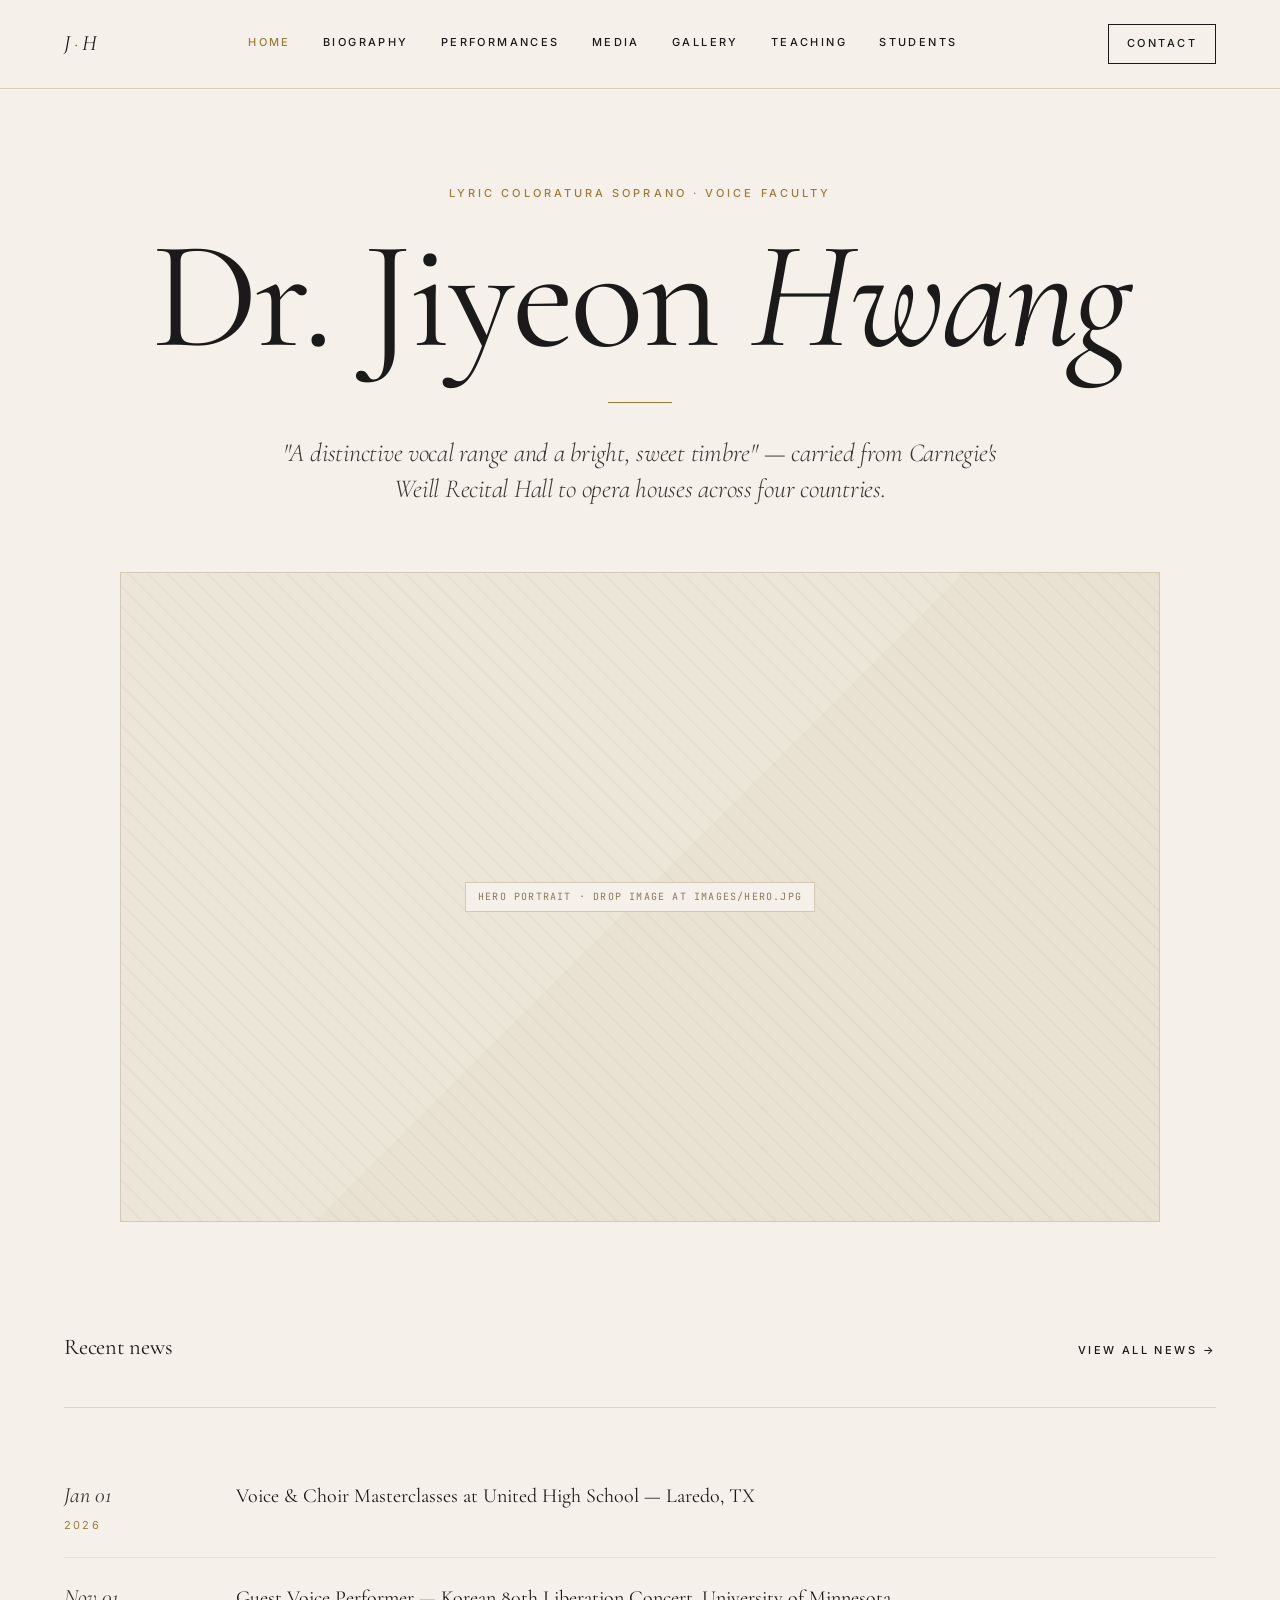
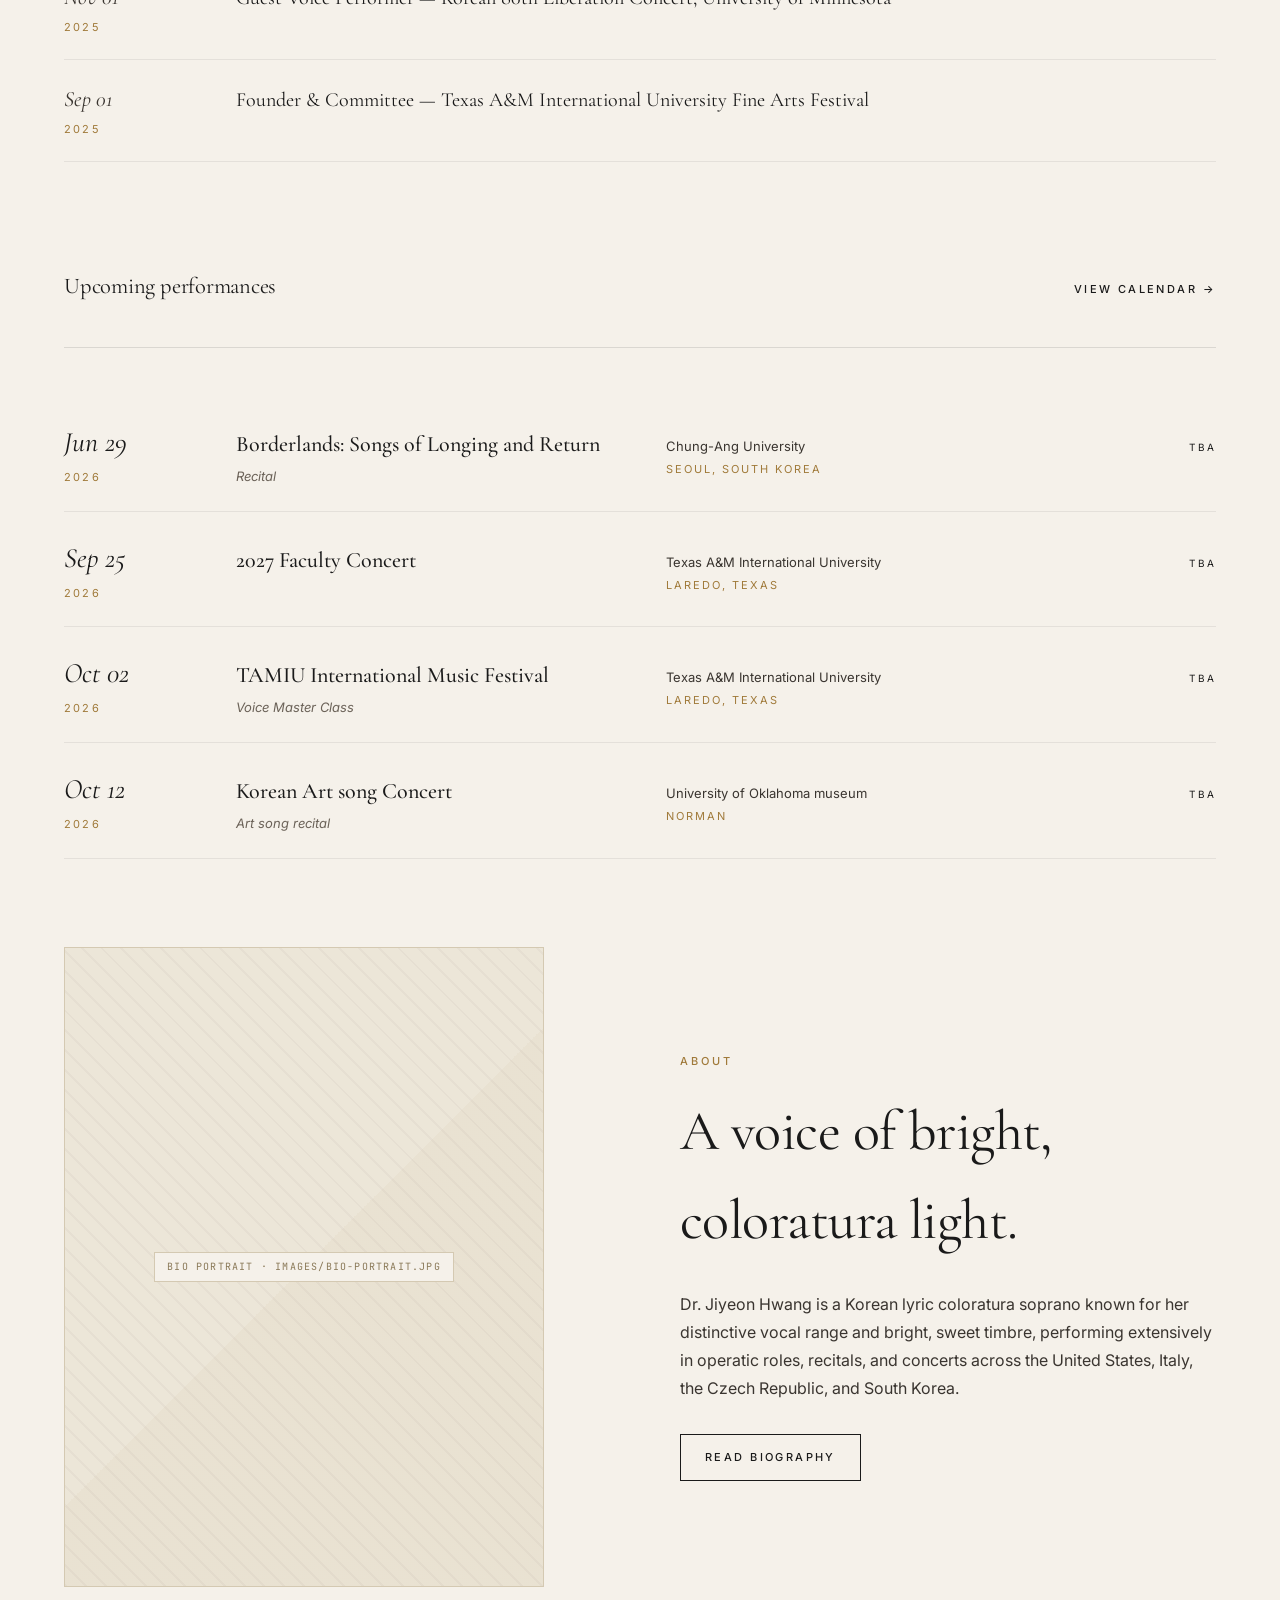
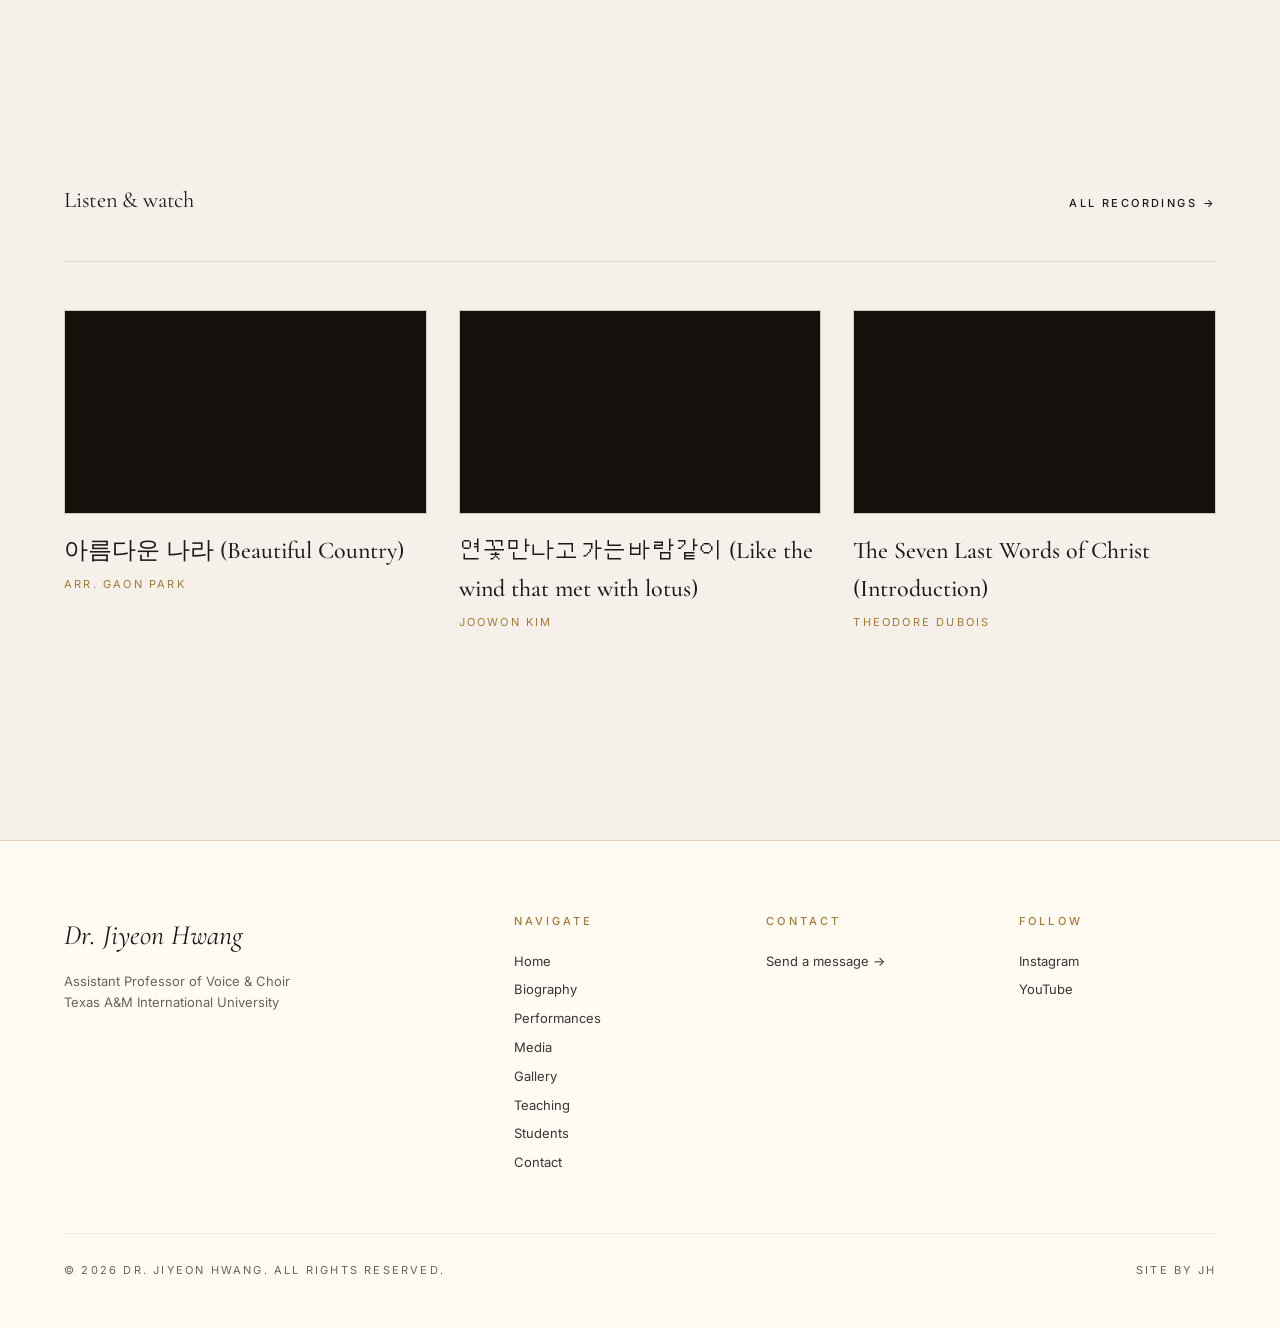
<file: index.html>
<!doctype html>
<html lang="en">
<head>
<meta charset="utf-8" />
<meta name="viewport" content="width=device-width, initial-scale=1" />
<title>Dr. Jiyeon Hwang — Lyric Coloratura Soprano</title>
<meta name="description" content="Dr. Jiyeon Hwang — Korean lyric coloratura soprano, recitalist, and Assistant Professor of Voice & Choir at Texas A&M International University." />
<link rel="preconnect" href="https://fonts.googleapis.com" />
<link rel="preconnect" href="https://fonts.gstatic.com" crossorigin />
<link href="https://fonts.googleapis.com/css2?family=Cormorant+Garamond:ital,wght@0,300;0,400;0,500;0,600;1,300;1,400&family=Inter:wght@300;400;500;600&family=JetBrains+Mono:wght@400&display=swap" rel="stylesheet" />
<link rel="stylesheet" href="assets/styles.css" />
</head>
<body data-page="home">

<div data-site-header></div>

<main>
  <!-- HERO -->
  <section class="page" style="padding-top: clamp(56px, 8vw, 96px); text-align: center;">
    <div class="eyebrow" data-bind="home.eyebrow">Lyric Coloratura Soprano · Voice Faculty</div>
    <h1 class="serif" style="font-size: clamp(72px, 12vw, 156px); line-height: 0.95; font-weight: 400; margin: 22px 0 0; letter-spacing: -0.02em;">
      <span data-bind="home.name_title">Dr.</span>
      <span data-bind="home.name_first">Jiyeon</span>
      <span class="italic" data-bind="home.name_last">Hwang</span>
    </h1>
    <hr class="rule center" />
    <p class="serif italic" style="font-size: clamp(20px, 2.2vw, 26px); font-weight: 300; color: var(--c-ink-soft); max-width: 720px; margin: 0 auto; line-height: 1.4;" data-bind="home.tagline">
      "A distinctive vocal range and a bright, sweet timbre" — carried from Carnegie's Weill Recital Hall to opera houses across four countries.
    </p>

    <div class="imgslot hero" style="margin: 64px auto 0; max-width: 1040px;">
      <span class="tag">HERO PORTRAIT · drop image at images/hero.jpg</span>
    </div>
  </section>

  <!-- PRESS QUOTE BAND (toggleable via home.show_press_quote) -->
  <div class="page" data-press-band hidden>
    <section class="band tinted">
      <div class="stack-mobile" style="display: grid; grid-template-columns: 1fr 2fr; gap: 56px; align-items: start;">
        <div class="eyebrow">From the press</div>
        <div>
          <p class="serif italic" style="font-size: clamp(26px, 3vw, 36px); line-height: 1.3; font-weight: 300; margin: 0;" data-bind="home.press_quote"></p>
          <div style="margin-top: 24px; font-size: 11px; letter-spacing: 0.2em; text-transform: uppercase; color: var(--c-mute);" data-bind="home.press_quote_attr"></div>
        </div>
      </div>
    </section>
  </div>

  <!-- RECENT NEWS -->
  <section class="page" style="padding-top: 88px;" data-news-section hidden>
    <div class="section-head">
      <h2 class="serif">Recent news</h2>
      <a class="link" href="news.html">View all news →</a>
    </div>
    <div data-news-list></div>
  </section>

  <!-- UPCOMING PERFORMANCES -->
  <section class="page" style="padding-top: 88px;">
    <div class="section-head">
      <h2 class="serif">Upcoming performances</h2>
      <a class="link" href="performances.html">View Calendar →</a>
    </div>
    <div data-perf-list-home></div>
  </section>

  <!-- ABOUT TEASER -->
  <section class="page" style="padding-top: 88px; padding-bottom: 88px;">
    <div class="stack-mobile" style="display: grid; grid-template-columns: 1fr 1fr; gap: 80px; align-items: center;">
      <div class="imgslot portrait" style="max-width: 480px;">
        <span class="tag">BIO PORTRAIT · images/bio-portrait.jpg</span>
      </div>
      <div>
        <div class="eyebrow">About</div>
        <h2 class="serif" style="font-size: clamp(36px, 4.5vw, 56px); margin: 16px 0 24px;">A voice of bright, coloratura light.</h2>
        <p class="prose" data-bind="home.intro_short">
          Dr. Jiyeon Hwang is a Korean lyric coloratura soprano known for her distinctive vocal range and bright, sweet timbre, performing extensively in operatic roles, recitals, and concerts across the United States, Italy, the Czech Republic, and South Korea.
        </p>
        <div style="margin-top: 32px;"><a class="btn" href="biography.html">Read Biography</a></div>
      </div>
    </div>
  </section>

  <!-- LISTEN TEASER -->
  <section class="page" style="padding-top: 88px; padding-bottom: 88px;">
    <div class="section-head">
      <h2 class="serif">Listen &amp; watch</h2>
      <a class="link" href="media.html">All recordings →</a>
    </div>
    <div data-media-grid-home class="card-grid"></div>
  </section>
</main>

<div data-site-footer></div>

<script src="assets/site.js"></script>
<script>
(async () => {
  const home = await Site.loadJSON('content/home.json');
  if (home) {
    if (home.show_press_quote) document.querySelector('[data-press-band]').hidden = false;
    document.querySelectorAll('[data-bind]').forEach(el => {
      const path = el.dataset.bind.split('.');
      let v = { home };
      for (const p of path) v = v?.[p];
      if (v != null) el.innerHTML = v;
    });
  }

  // recent news (first 3)
  const newsSection = document.querySelector('[data-news-section]');
  const newsList = document.querySelector('[data-news-list]');
  if (newsSection && newsList && home?.recent_news?.length) {
    newsSection.hidden = false;
    newsList.innerHTML = home.recent_news.slice(0, 3).map(n => `
      <div class="news-item">
        <div class="news-date">${Site.fmtDate(n.date)}<span class="news-year">${Site.fmtYear(n.date)}</span></div>
        <div class="news-headline">${n.url ? `<a href="${n.url}" target="_blank" rel="noopener">${n.headline}</a>` : n.headline}</div>
      </div>
    `).join('');
  }

  // upcoming performances (first 3)
  const perf = await Site.loadJSON('content/performances.json');
  const host = document.querySelector('[data-perf-list-home]');
  if (host && perf?.upcoming) {
    host.innerHTML = perf.upcoming.slice(0, 4).map(p => `
      <div class="perf-row">
        <div>
          <div class="date">${Site.fmtDate(p.date)}</div>
          <div class="year">${Site.fmtYear(p.date)}</div>
        </div>
        <div>
          <div class="title">${p.title}</div>
          <div class="role">${p.role || ''}</div>
        </div>
        <div class="venue-col">
          <div class="venue">${p.venue || ''}</div>
          <div class="city">${p.city || ''}</div>
        </div>
        <div class="ticket">${p.ticket_url ? `<a href="${p.ticket_url}" target="_blank" rel="noopener">Tickets →</a>` : 'TBA'}</div>
      </div>
    `).join('');
  }

  // media teasers (first 3 videos)
  const media = await Site.loadJSON('content/media.json');
  const mhost = document.querySelector('[data-media-grid-home]');
  if (mhost && media?.videos) {
    mhost.innerHTML = media.videos.slice(0, 3).map(v => `
      <div class="card video-card">
        <div class="frame">
          <iframe src="https://www.youtube.com/embed/${v.youtube_id}" title="${v.title}" allowfullscreen loading="lazy"></iframe>
        </div>
        <h3>${v.title}</h3>
        <div class="meta">${v.meta}</div>
      </div>
    `).join('');
  }
})();
</script>

</body>
</html>
</file>
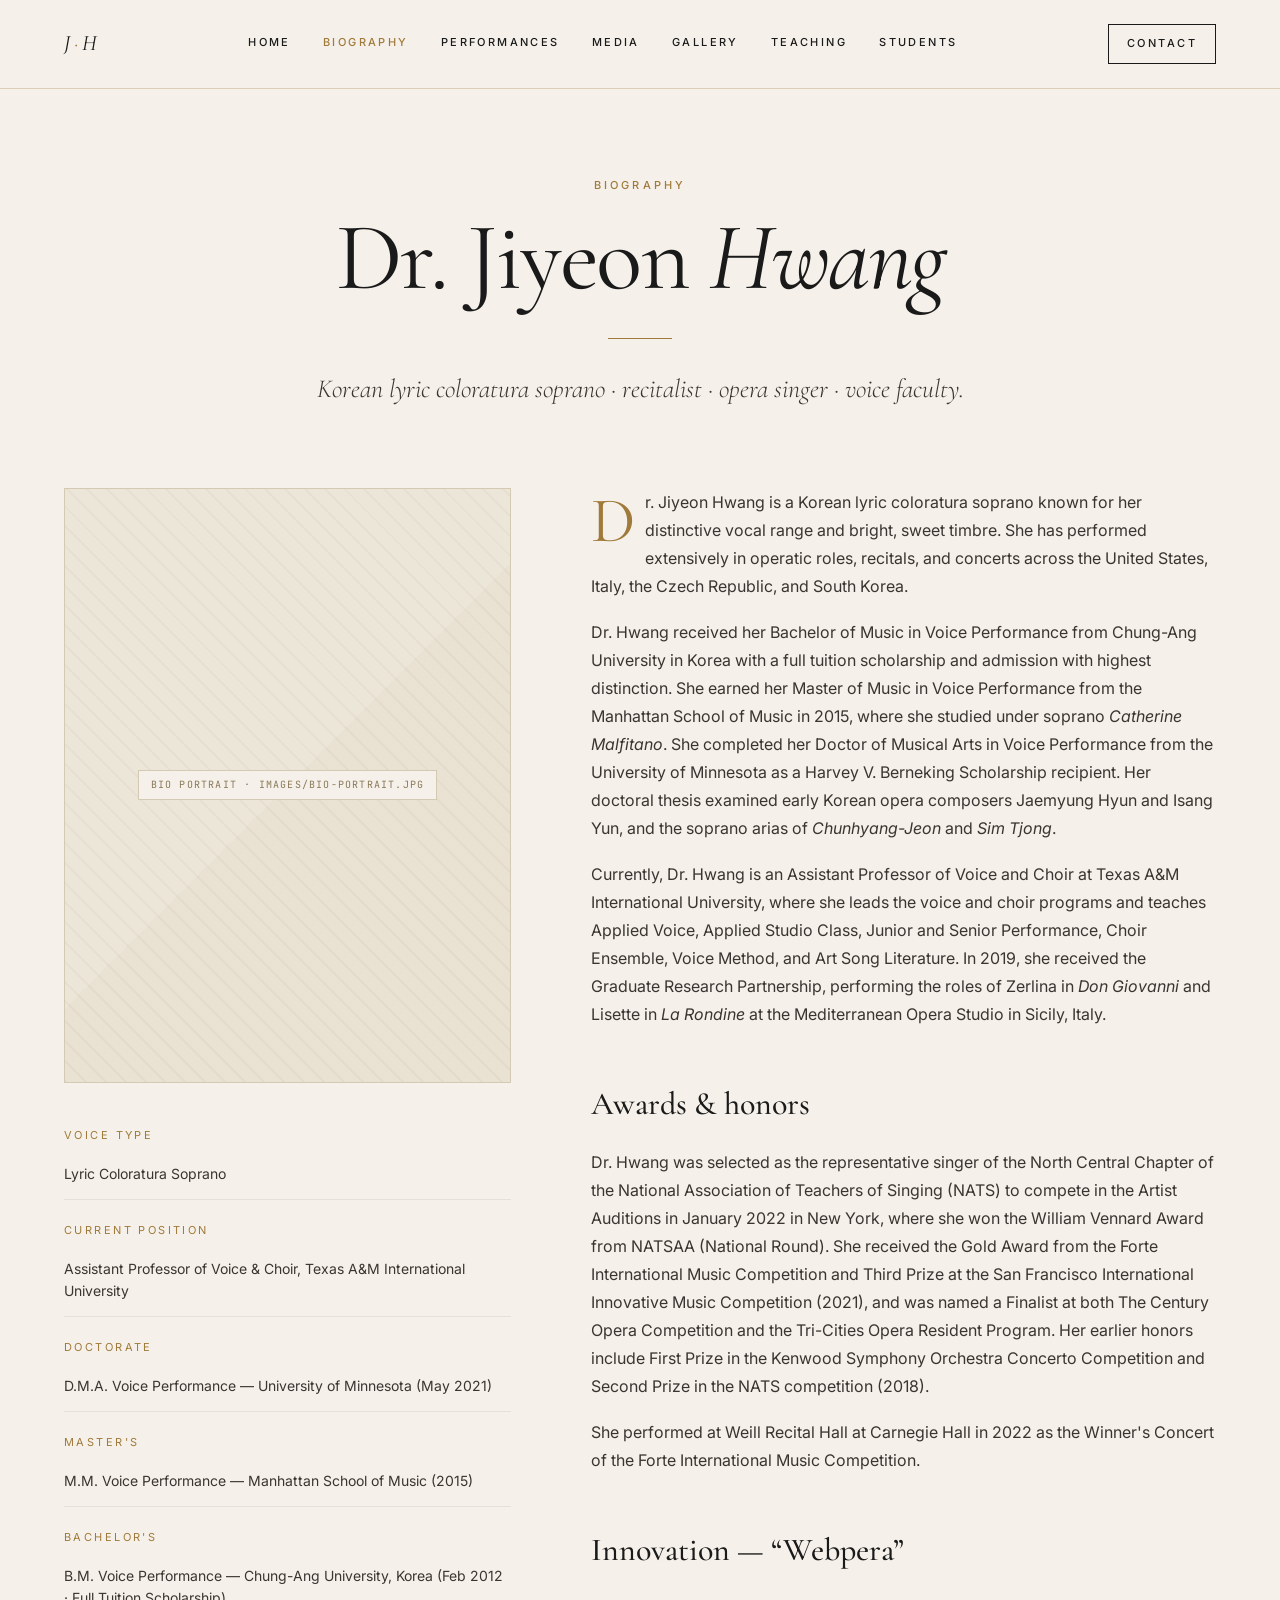
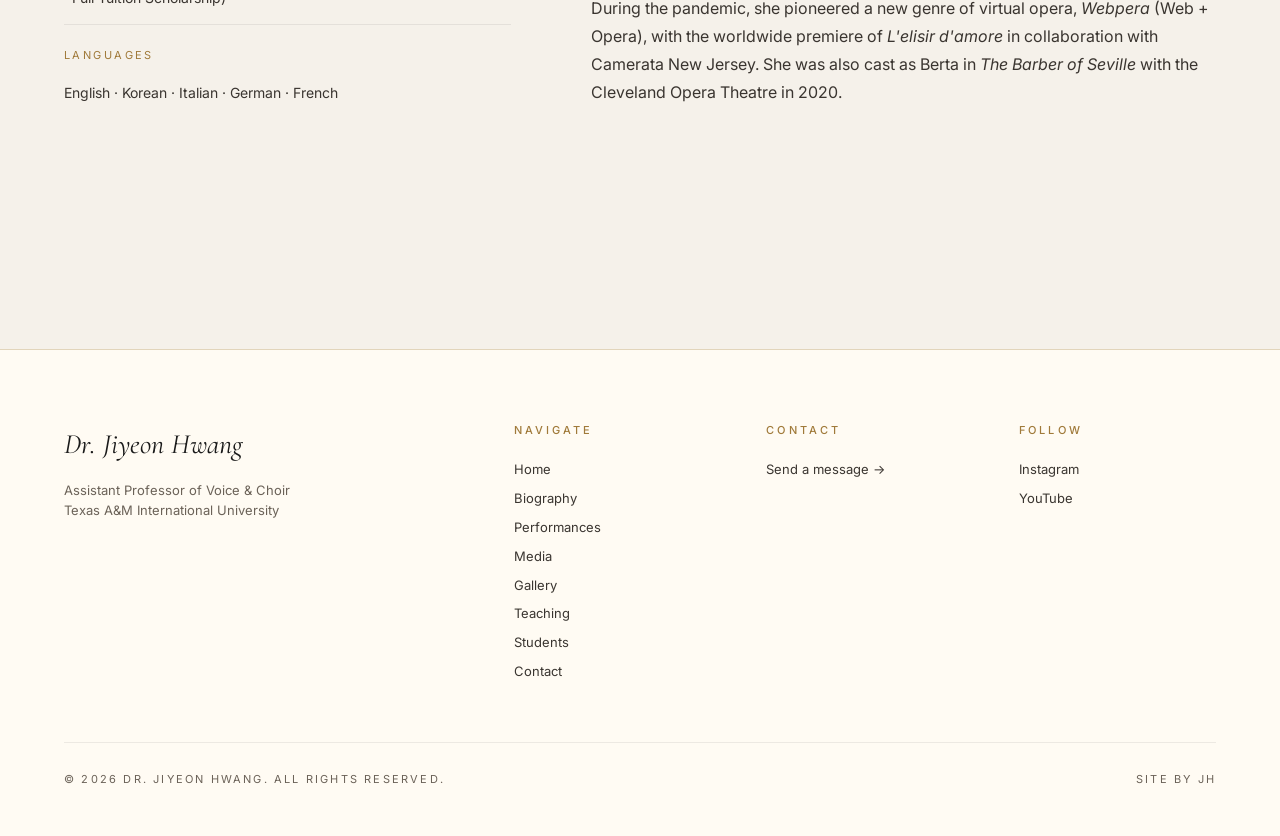
<file: biography.html>
<!doctype html>
<html lang="en">
<head>
<meta charset="utf-8" />
<meta name="viewport" content="width=device-width, initial-scale=1" />
<title>Biography — Dr. Jiyeon Hwang</title>
<link rel="preconnect" href="https://fonts.googleapis.com" />
<link rel="preconnect" href="https://fonts.gstatic.com" crossorigin />
<link href="https://fonts.googleapis.com/css2?family=Cormorant+Garamond:ital,wght@0,300;0,400;0,500;0,600;1,300;1,400&family=Inter:wght@300;400;500;600&family=JetBrains+Mono:wght@400&display=swap" rel="stylesheet" />
<link rel="stylesheet" href="assets/styles.css" />
</head>
<body data-page="biography">

<div data-site-header></div>

<main>
  <section class="page page-header">
    <div class="eyebrow">Biography</div>
    <h1 class="serif">Dr. Jiyeon <span class="italic">Hwang</span></h1>
    <hr class="rule center" />
    <p class="lede" data-bind="biography.lede">Korean lyric coloratura soprano · recitalist · opera singer · voice faculty.</p>
  </section>

  <section class="page" style="padding-top: 24px; padding-bottom: 96px;">
    <div class="stack-mobile" style="display: grid; grid-template-columns: 1fr 1.4fr; gap: 80px; align-items: start;">
      <div>
        <div class="imgslot portrait">
          <span class="tag">BIO PORTRAIT · images/bio-portrait.jpg</span>
        </div>
        <dl class="facts" style="margin-top: 40px; grid-template-columns: 1fr;" data-bio-facts></dl>
      </div>
      <article class="prose" data-bio-body>
        <p>Loading biography…</p>
      </article>
    </div>
  </section>
</main>

<div data-site-footer></div>

<script src="assets/site.js"></script>
<script>
(async () => {
  const bio = await Site.loadJSON('content/biography.json');
  if (!bio) return;
  document.querySelectorAll('[data-bind]').forEach(el => {
    const path = el.dataset.bind.split('.');
    let v = { biography: bio };
    for (const p of path) v = v?.[p];
    if (v != null) el.innerHTML = v;
  });
  const body = document.querySelector('[data-bio-body]');
  if (body) body.innerHTML = bio.body_html || '';
  const facts = document.querySelector('[data-bio-facts]');
  if (facts && bio.facts) {
    facts.innerHTML = bio.facts.map(f => `<dt>${f.label}</dt><dd>${f.value}</dd>`).join('');
  }
})();
</script>
</body>
</html>
</file>
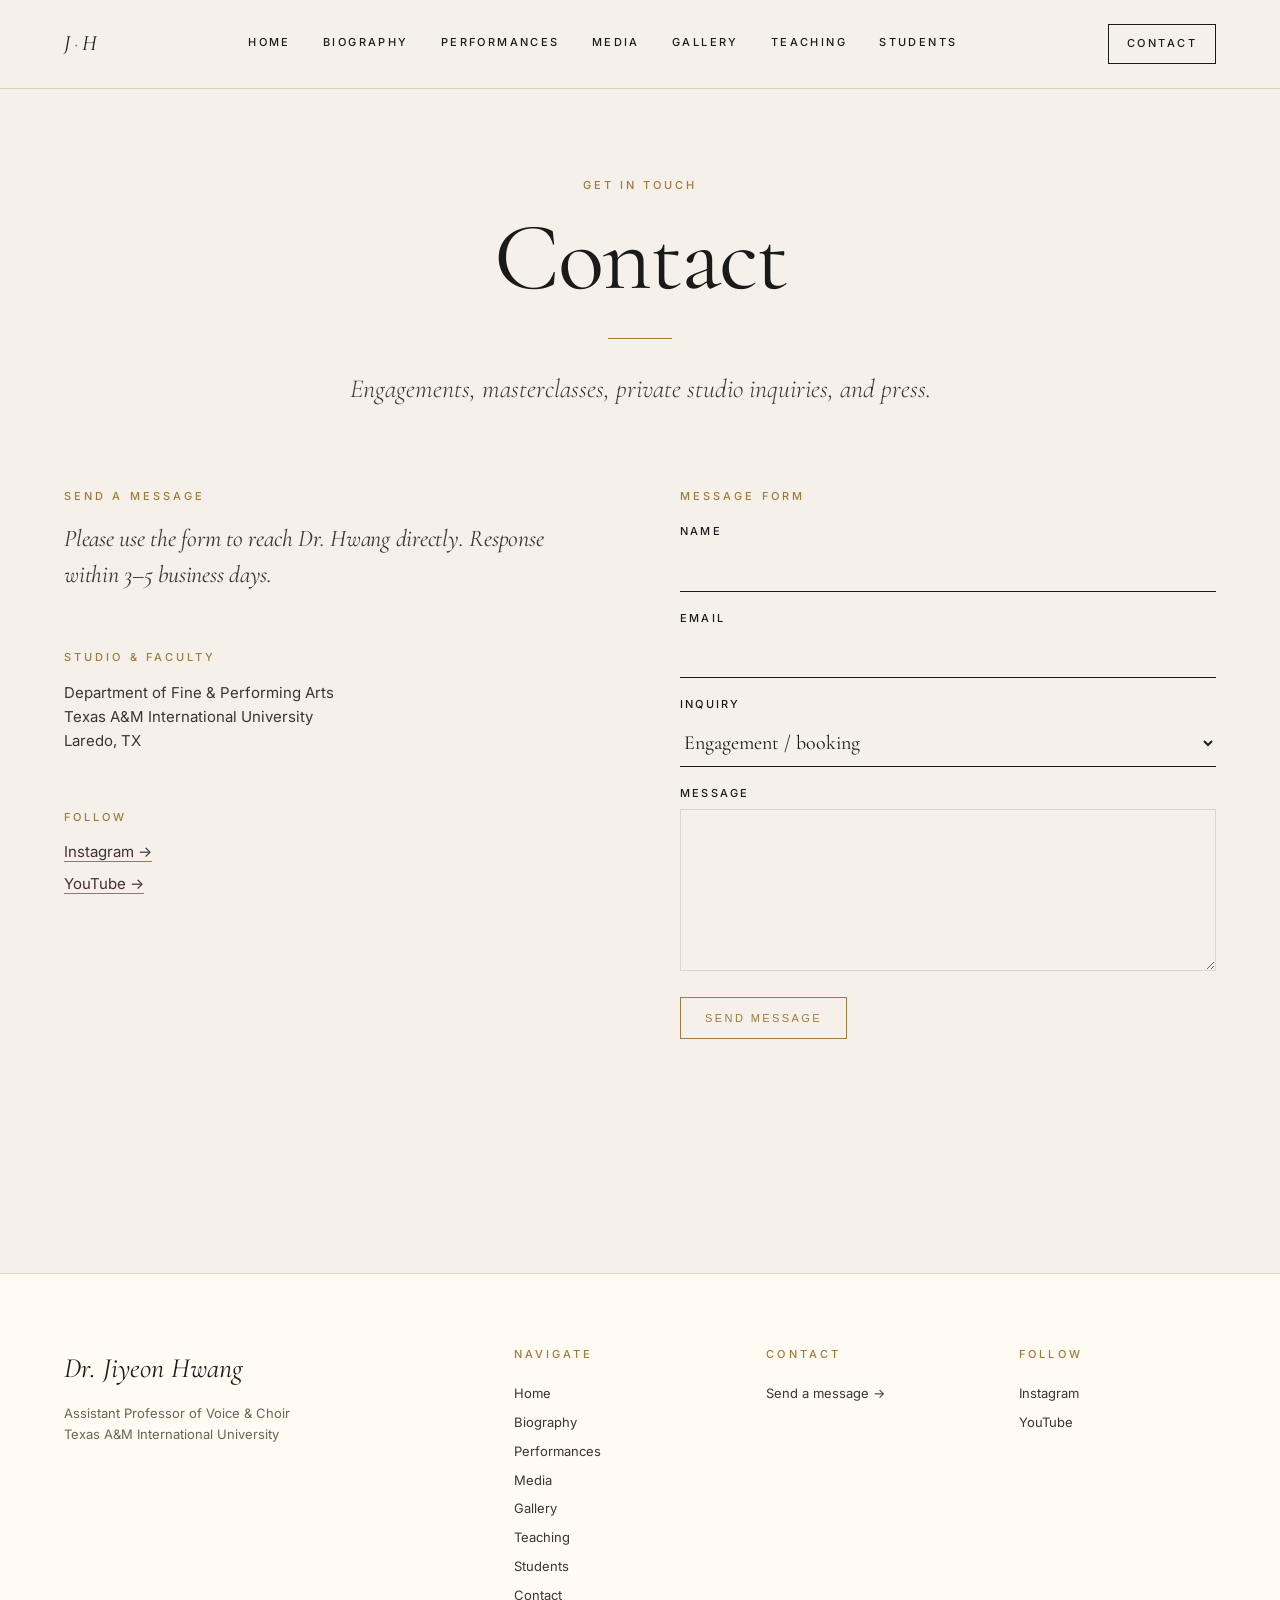
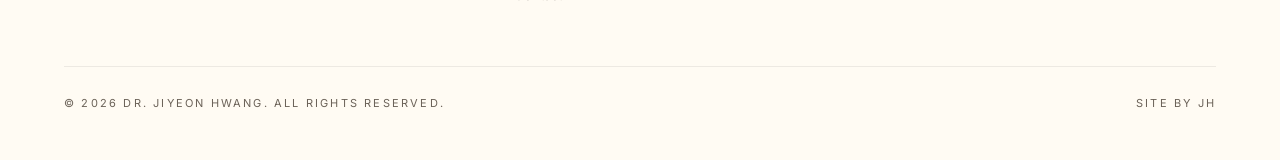
<file: contact.html>
<!doctype html>
<html lang="en">
<head>
<meta charset="utf-8" />
<meta name="viewport" content="width=device-width, initial-scale=1" />
<title>Contact — Dr. Jiyeon Hwang</title>
<link rel="preconnect" href="https://fonts.googleapis.com" />
<link rel="preconnect" href="https://fonts.gstatic.com" crossorigin />
<link href="https://fonts.googleapis.com/css2?family=Cormorant+Garamond:ital,wght@0,300;0,400;0,500;0,600;1,300;1,400&family=Inter:wght@300;400;500;600&family=JetBrains+Mono:wght@400&display=swap" rel="stylesheet" />
<link rel="stylesheet" href="assets/styles.css" />
</head>
<body data-page="contact">

<div data-site-header></div>

<main>
  <section class="page page-header">
    <div class="eyebrow">Get in touch</div>
    <h1 class="serif">Contact</h1>
    <hr class="rule center" />
    <p class="lede">Engagements, masterclasses, private studio inquiries, and press.</p>
  </section>

  <section class="page" style="padding-top: 24px; padding-bottom: 96px;">
    <div class="stack-mobile" style="display: grid; grid-template-columns: 1fr 1fr; gap: 80px;">
      <div>
        <div class="eyebrow">Send a message</div>
        <p class="serif italic" style="font-size: 24px; color: var(--c-ink-soft); margin: 16px 0 0; line-height: 1.5;">
          Please use the form to reach Dr. Hwang directly. Response within 3–5 business days.
        </p>

        <div data-management-block hidden style="margin-top: 56px;">
          <div class="eyebrow">Management</div>
          <p style="margin-top: 14px; font-size: 15px; color: var(--c-ink-soft);" data-management></p>
        </div>

        <div style="margin-top: 56px;">
          <div class="eyebrow">Studio &amp; Faculty</div>
          <p style="margin-top: 14px; font-size: 15px; color: var(--c-ink-soft);">
            Department of Fine &amp; Performing Arts<br />
            Texas A&amp;M International University<br />
            Laredo, TX
          </p>
        </div>

        <div style="margin-top: 56px;">
          <div class="eyebrow">Follow</div>
          <ul data-social style="list-style: none; padding: 0; margin: 14px 0 0; display: flex; flex-direction: column; gap: 8px;"></ul>
        </div>
      </div>

      <form id="contactForm" style="display: flex; flex-direction: column; gap: 18px;">
        <div class="eyebrow">Message form</div>
        <label style="display: flex; flex-direction: column; gap: 6px; font-size: 11px; letter-spacing: 0.2em; text-transform: uppercase; color: var(--c-ink); font-weight: 500;">
          Name
          <input required type="text" name="name" style="border: none; border-bottom: 1px solid var(--c-ink); background: transparent; padding: 10px 0; font-family: var(--f-serif); font-size: 20px; color: var(--c-ink); outline: none;" />
        </label>
        <label style="display: flex; flex-direction: column; gap: 6px; font-size: 11px; letter-spacing: 0.2em; text-transform: uppercase; color: var(--c-ink); font-weight: 500;">
          Email
          <input required type="email" name="email" style="border: none; border-bottom: 1px solid var(--c-ink); background: transparent; padding: 10px 0; font-family: var(--f-serif); font-size: 20px; color: var(--c-ink); outline: none;" />
        </label>
        <label style="display: flex; flex-direction: column; gap: 6px; font-size: 11px; letter-spacing: 0.2em; text-transform: uppercase; color: var(--c-ink); font-weight: 500;">
          Inquiry
          <select name="inquiry" style="border: none; border-bottom: 1px solid var(--c-ink); background: transparent; padding: 10px 0; font-family: var(--f-serif); font-size: 20px; color: var(--c-ink); outline: none;">
            <option>Engagement / booking</option>
            <option>Masterclass</option>
            <option>Private studio lessons</option>
            <option>Press / media</option>
            <option>Other</option>
          </select>
        </label>
        <label style="display: flex; flex-direction: column; gap: 6px; font-size: 11px; letter-spacing: 0.2em; text-transform: uppercase; color: var(--c-ink); font-weight: 500;">
          Message
          <textarea required name="message" rows="6" style="border: 1px solid var(--c-line); background: transparent; padding: 14px; font-family: var(--f-serif); font-size: 18px; color: var(--c-ink); outline: none; resize: vertical;"></textarea>
        </label>
        <button class="btn gold" type="submit" style="align-self: flex-start; margin-top: 8px;">Send message</button>
        <div id="formStatus" style="font-size: 13px; color: var(--c-mute); font-style: italic;"></div>
      </form>
    </div>
  </section>
</main>

<div data-site-footer></div>

<script src="assets/site.js"></script>
<script>
(async () => {
  const s = await Site.loadJSON('content/site.json');
  if (!s) return;

  // Management block (only if enabled)
  if (s.show_management && s.management) {
    const block = document.querySelector('[data-management-block]');
    block.hidden = false;
    block.querySelector('[data-management]').textContent = s.management;
  }

  // Socials
  const social = document.querySelector('[data-social]');
  if (social && s.social) {
    social.innerHTML = s.social.map(x => `<li><a href="${x.url}" target="_blank" rel="noopener" style="font-size: 15px; color: var(--c-ink-soft); border-bottom: 1px solid var(--c-gold);">${x.label} →</a></li>`).join('');
  }

  // Contact form -> Formspree (or compatible endpoint)
  const form = document.getElementById('contactForm');
  const status = document.getElementById('formStatus');
  form.addEventListener('submit', async (e) => {
    e.preventDefault();
    if (!s.contact_form_endpoint) {
      status.textContent = "Form is not yet configured. Add your Formspree endpoint in content/site.json → contact_form_endpoint.";
      return;
    }
    status.textContent = "Sending…";
    try {
      const fd = new FormData(form);
      const res = await fetch(s.contact_form_endpoint, {
        method: 'POST',
        headers: { 'Accept': 'application/json' },
        body: fd
      });
      if (res.ok) {
        form.reset();
        status.textContent = "Thank you — your message has been sent.";
      } else {
        status.textContent = "Sorry, something went wrong. Please try again later.";
      }
    } catch (err) {
      status.textContent = "Sorry, something went wrong. Please try again later.";
    }
  });
})();
</script>
</body>
</html>
</file>
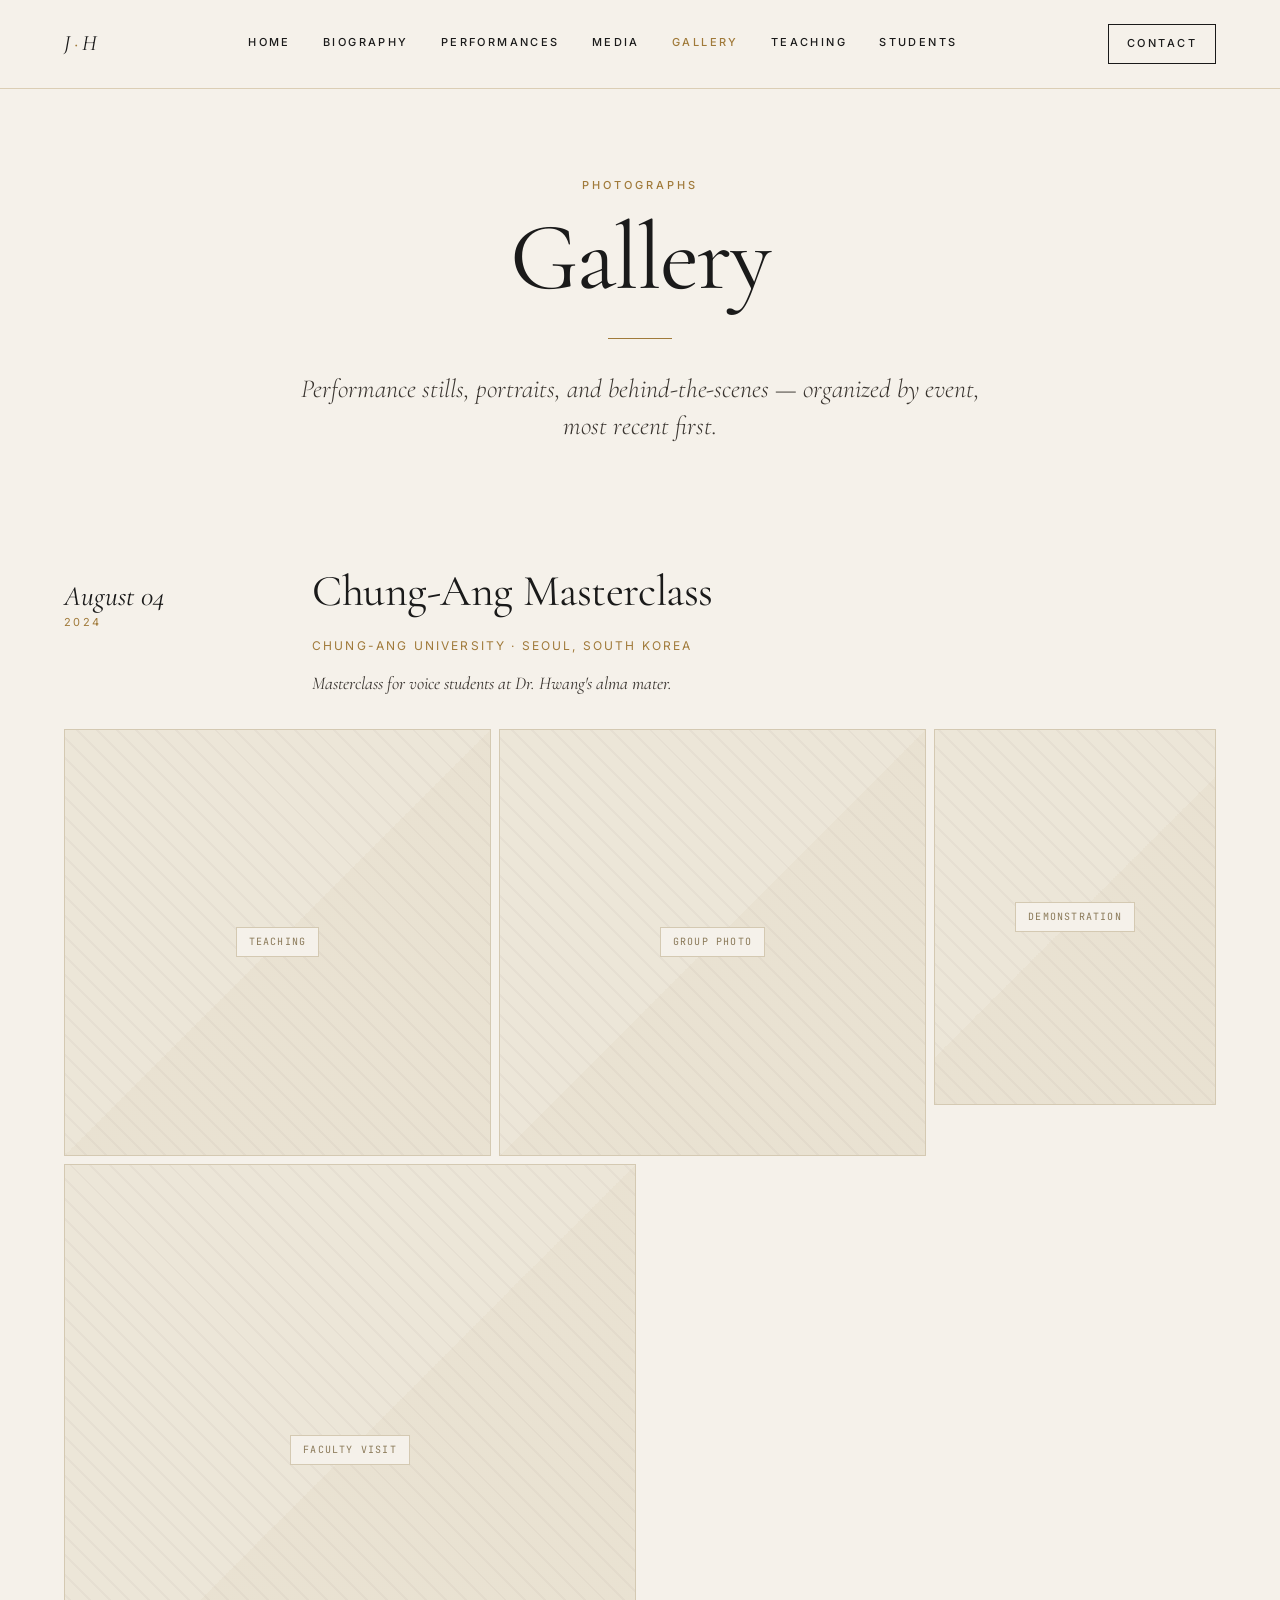
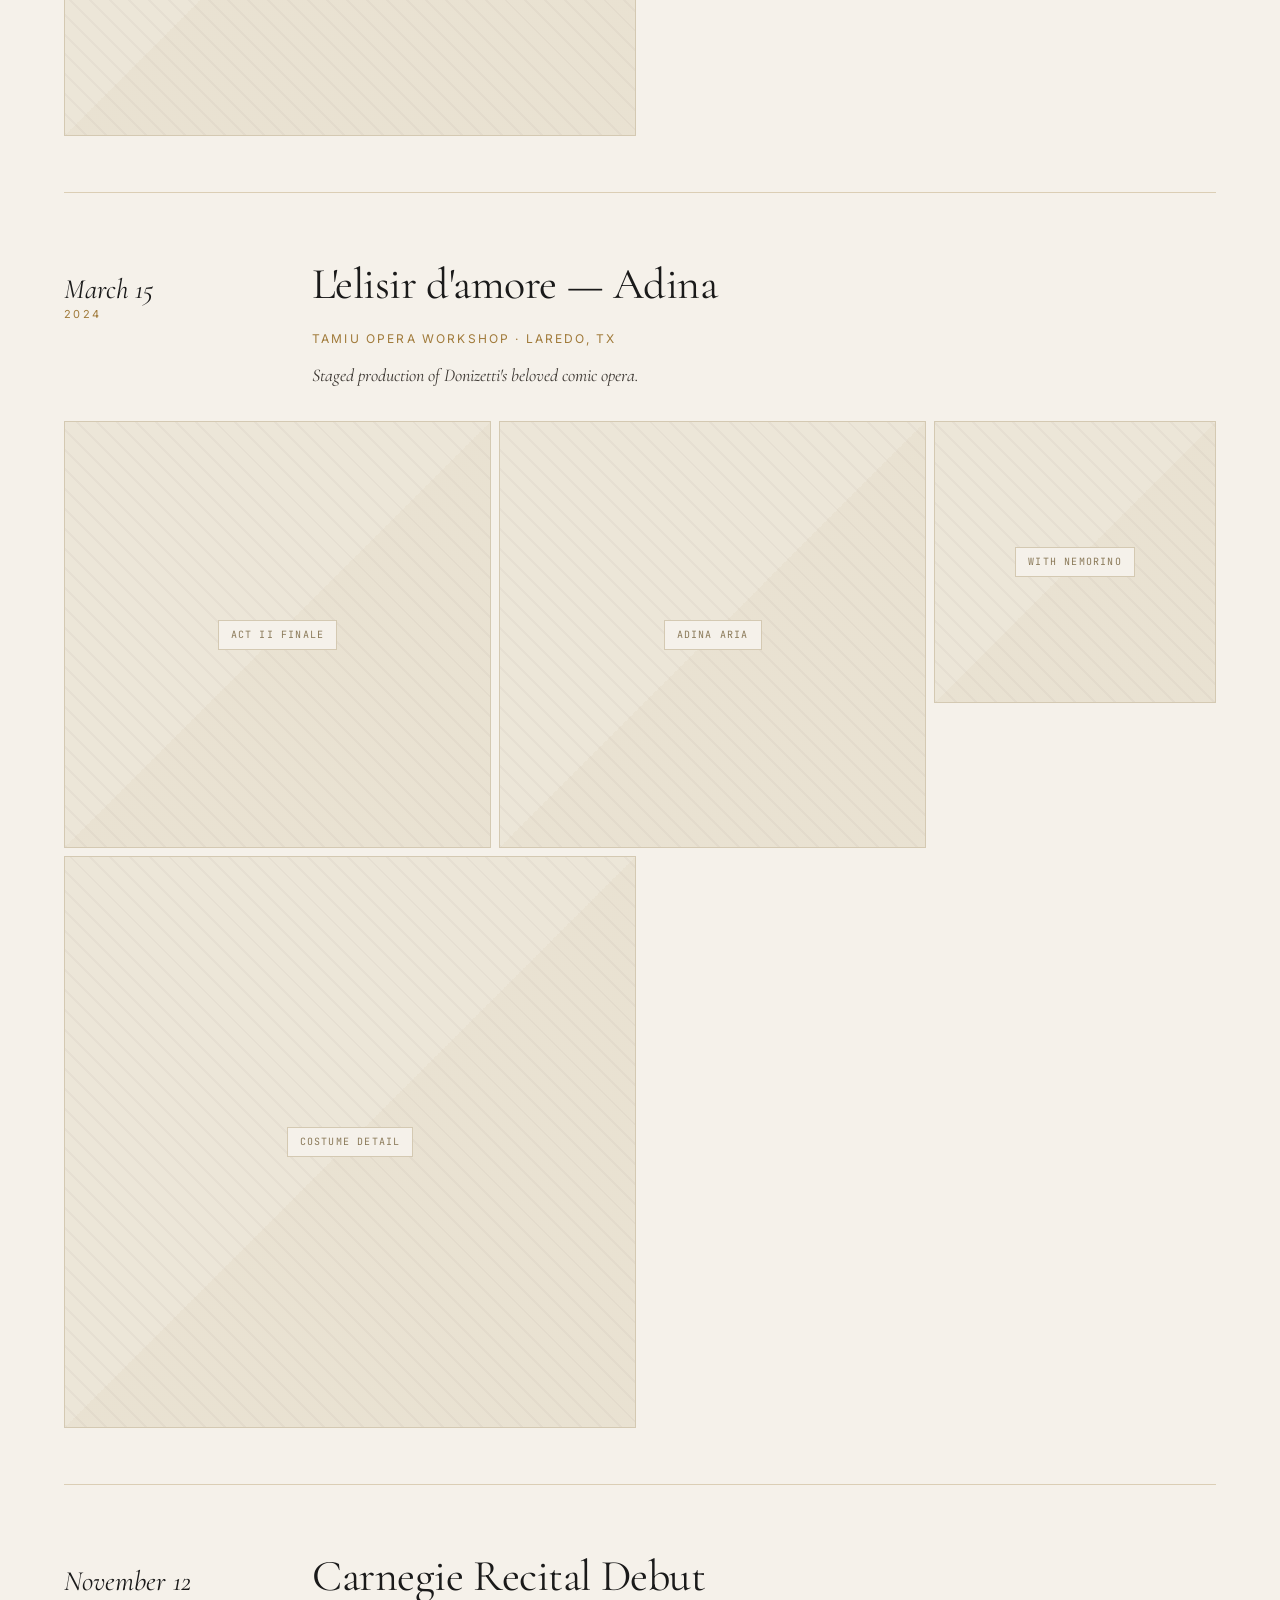
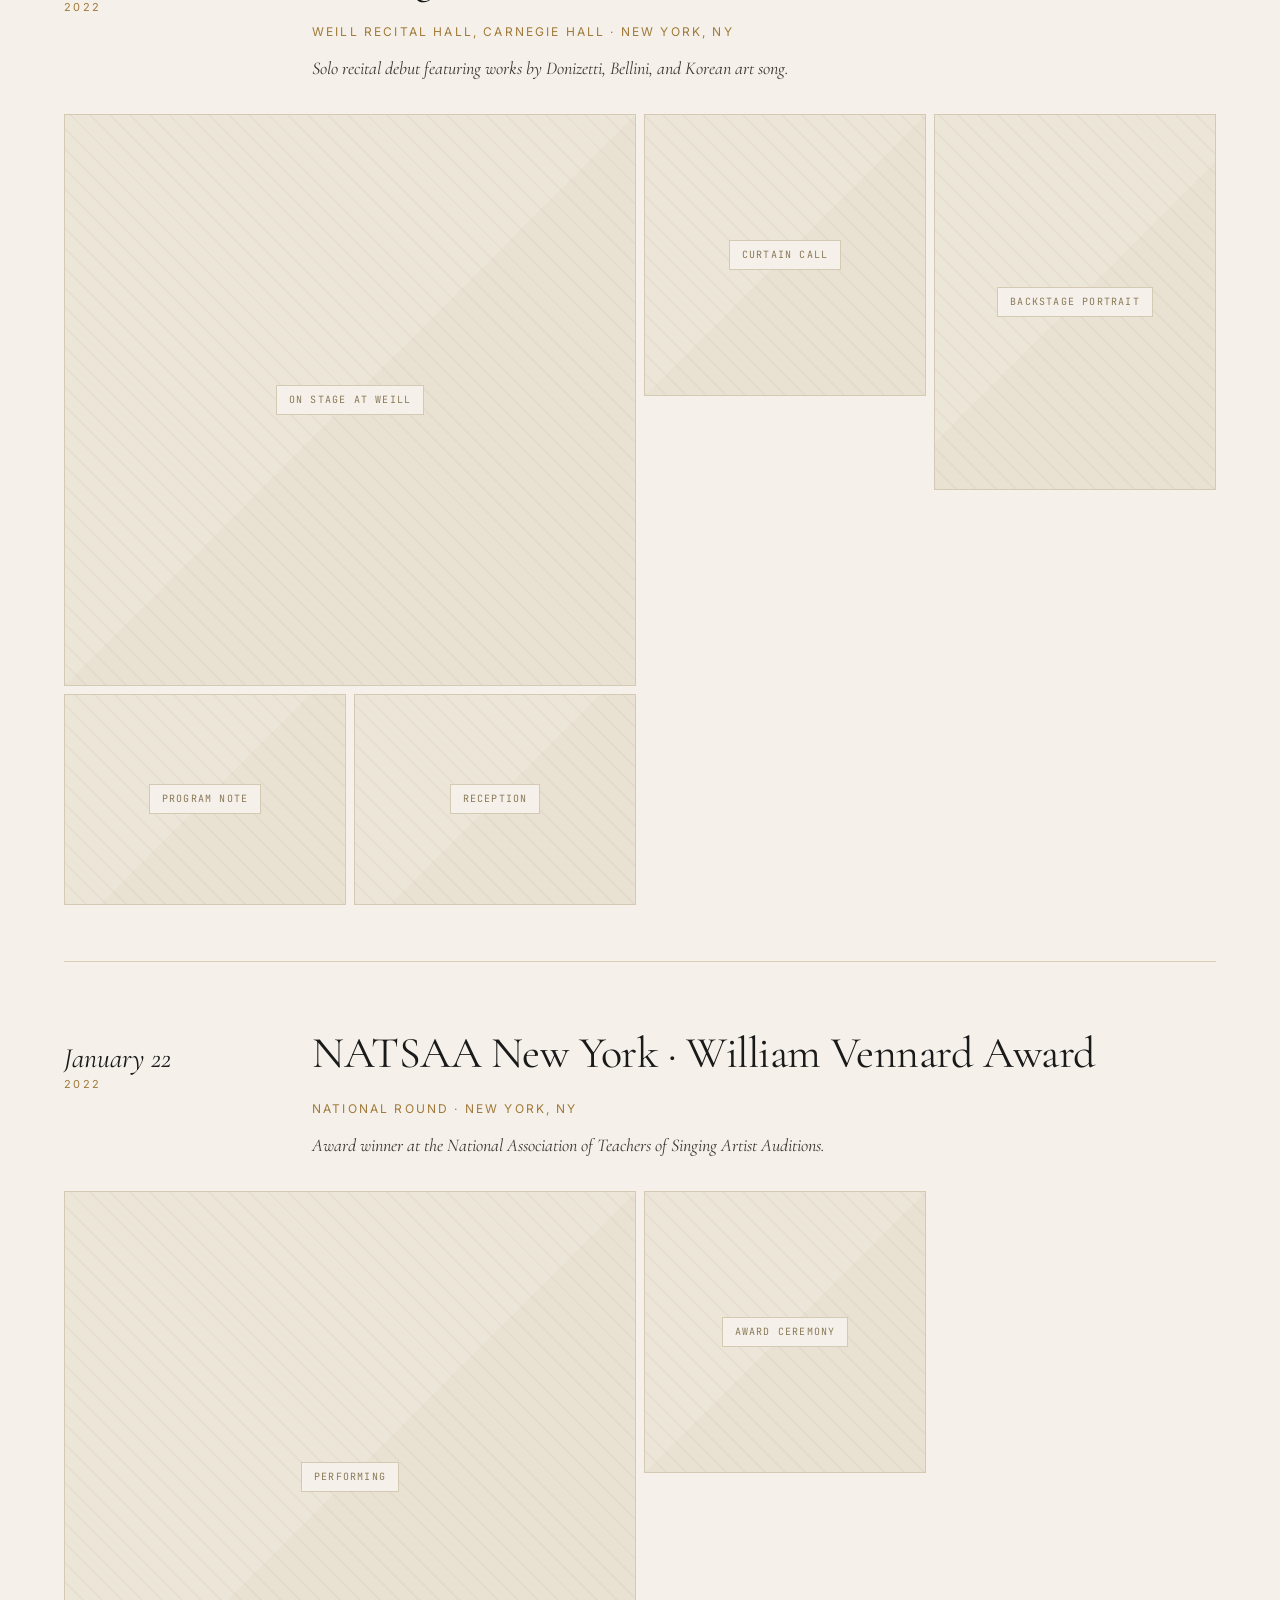
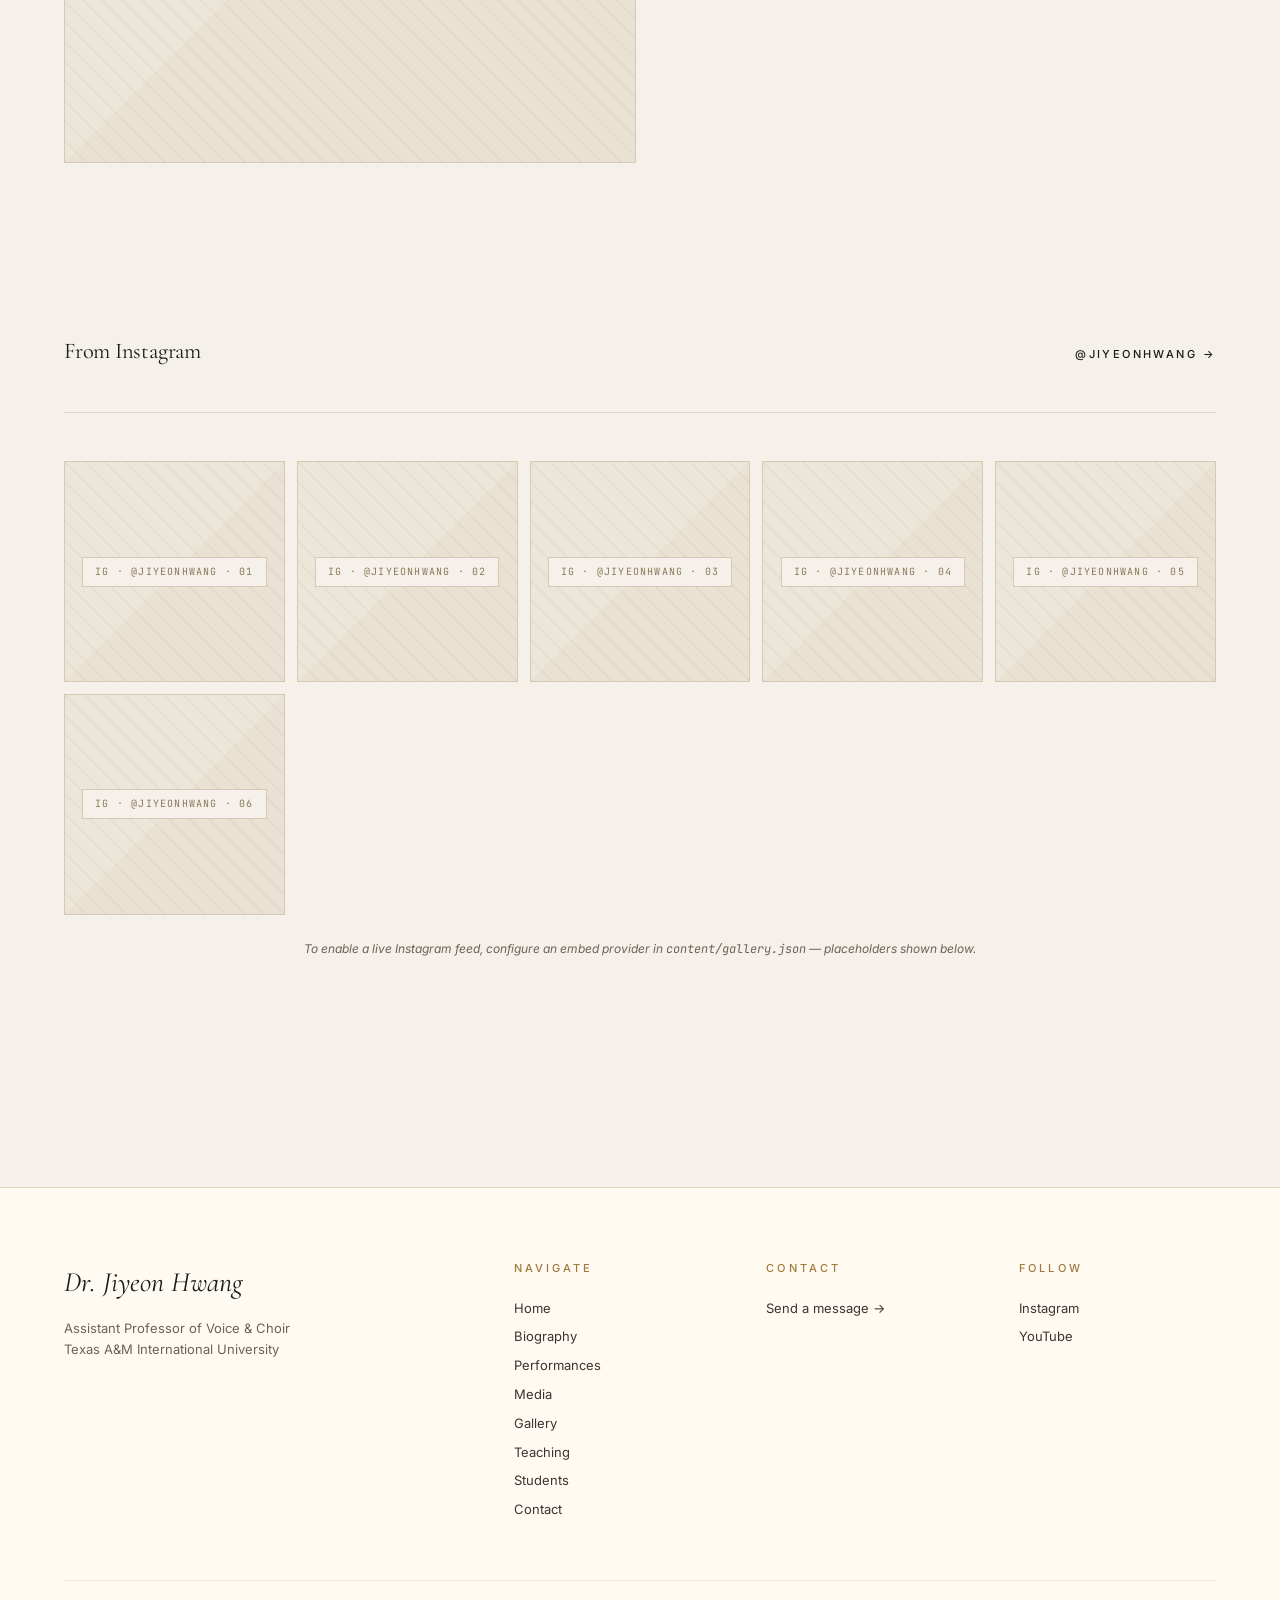
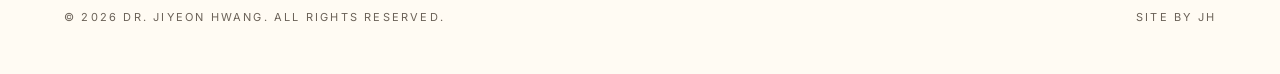
<file: gallery.html>
<!doctype html>
<html lang="en">
<head>
<meta charset="utf-8" />
<meta name="viewport" content="width=device-width, initial-scale=1" />
<title>Gallery — Dr. Jiyeon Hwang</title>
<link rel="preconnect" href="https://fonts.googleapis.com" />
<link rel="preconnect" href="https://fonts.gstatic.com" crossorigin />
<link href="https://fonts.googleapis.com/css2?family=Cormorant+Garamond:ital,wght@0,300;0,400;0,500;0,600;1,300;1,400&family=Inter:wght@300;400;500;600&family=JetBrains+Mono:wght@400&display=swap" rel="stylesheet" />
<link rel="stylesheet" href="assets/styles.css" />
<style>
  .event-block { padding: 56px 0; border-bottom: 1px solid var(--c-gold-soft); }
  .event-block:last-of-type { border-bottom: 0; }
  .event-head {
    display: grid;
    grid-template-columns: 200px 1fr;
    gap: 48px;
    align-items: baseline;
    margin-bottom: 32px;
  }
  .event-date {
    font-family: var(--f-serif);
    font-style: italic;
    font-size: 28px;
    line-height: 1.1;
  }
  .event-date .year {
    display: block;
    font-family: var(--f-sans);
    font-style: normal;
    font-size: 11px;
    letter-spacing: 0.22em;
    text-transform: uppercase;
    color: var(--c-gold);
    margin-top: 4px;
  }
  .event-name {
    font-family: var(--f-serif);
    font-size: clamp(32px, 4vw, 44px);
    font-weight: 400;
    margin: 0;
    letter-spacing: -0.01em;
  }
  .event-venue {
    font-size: 12px;
    letter-spacing: 0.18em;
    text-transform: uppercase;
    color: var(--c-gold);
    margin-top: 10px;
  }
  .event-desc {
    font-family: var(--f-serif);
    font-style: italic;
    font-size: 18px;
    color: var(--c-ink-soft);
    margin: 14px 0 0;
    max-width: 580px;
    line-height: 1.5;
  }
  @media (max-width: 720px) {
    .event-head { grid-template-columns: 1fr; gap: 8px; }
  }
</style>
</head>
<body data-page="gallery">

<div data-site-header></div>

<main>
  <section class="page page-header">
    <div class="eyebrow">Photographs</div>
    <h1 class="serif">Gallery</h1>
    <hr class="rule center" />
    <p class="lede">Performance stills, portraits, and behind-the-scenes — organized by event, most recent first.</p>
  </section>

  <section class="page" style="padding-bottom: 96px;">
    <div data-events></div>
  </section>

  <section class="page" style="padding-bottom: 96px;">
    <div class="section-head">
      <h2 class="serif">From Instagram</h2>
      <a class="link" href="https://instagram.com/" target="_blank" rel="noopener" data-ig-link>@jiyeonhwang →</a>
    </div>
    <div style="display: grid; grid-template-columns: repeat(auto-fill, minmax(220px, 1fr)); gap: 12px;" data-ig-feed></div>
    <p style="font-size: 12px; color: var(--c-mute); margin-top: 24px; font-style: italic; text-align: center;">
      To enable a live Instagram feed, configure an embed provider in <code style="font-family: var(--f-mono);">content/gallery.json</code> — placeholders shown below.
    </p>
  </section>
</main>

<div data-site-footer></div>

<script src="assets/site.js"></script>
<script>
(async () => {
  const g = await Site.loadJSON('content/gallery.json');
  if (!g) return;

  // Sort events most-recent first
  const events = (g.events || []).slice().sort((a, b) => (b.date || '').localeCompare(a.date || ''));

  const host = document.querySelector('[data-events]');
  host.innerHTML = events.map(ev => {
    const d = new Date(ev.date);
    const dateStr = isNaN(d) ? (ev.date || '') : d.toLocaleDateString('en-US', { month: 'long', day: '2-digit' });
    const yearStr = isNaN(d) ? '' : String(d.getFullYear());
    const tiles = (ev.images || []).map(img => `
      <div class="tile ${img.size || 'w4 h-md'}">
        <div class="imgslot" style="width: 100%; height: 100%; min-height: 0;">
          ${img.src ? `<img src="${img.src}" alt="${img.alt || ''}" />` : `<span class="tag">${img.alt || 'PHOTO'}</span>`}
        </div>
      </div>
    `).join('');
    return `
      <div class="event-block">
        <div class="event-head">
          <div class="event-date">${dateStr}<span class="year">${yearStr}</span></div>
          <div>
            <h2 class="event-name">${ev.name}</h2>
            ${ev.venue ? `<div class="event-venue">${ev.venue}</div>` : ''}
            ${ev.description ? `<p class="event-desc">${ev.description}</p>` : ''}
          </div>
        </div>
        <div class="gallery-grid">${tiles}</div>
      </div>
    `;
  }).join('');

  // Instagram placeholder grid
  const ig = document.querySelector('[data-ig-feed]');
  if (ig) {
    ig.innerHTML = Array.from({ length: 6 }).map((_, i) => `
      <div class="imgslot" style="aspect-ratio: 1 / 1; min-height: 0;">
        <span class="tag">IG · @${g.instagram_handle || 'jiyeonhwang'} · ${String(i + 1).padStart(2, '0')}</span>
      </div>
    `).join('');
  }
  if (g.instagram_handle) {
    const a = document.querySelector('[data-ig-link]');
    if (a) {
      a.textContent = `@${g.instagram_handle} →`;
      a.href = `https://instagram.com/${g.instagram_handle}`;
    }
  }
})();
</script>
</body>
</html>
</file>
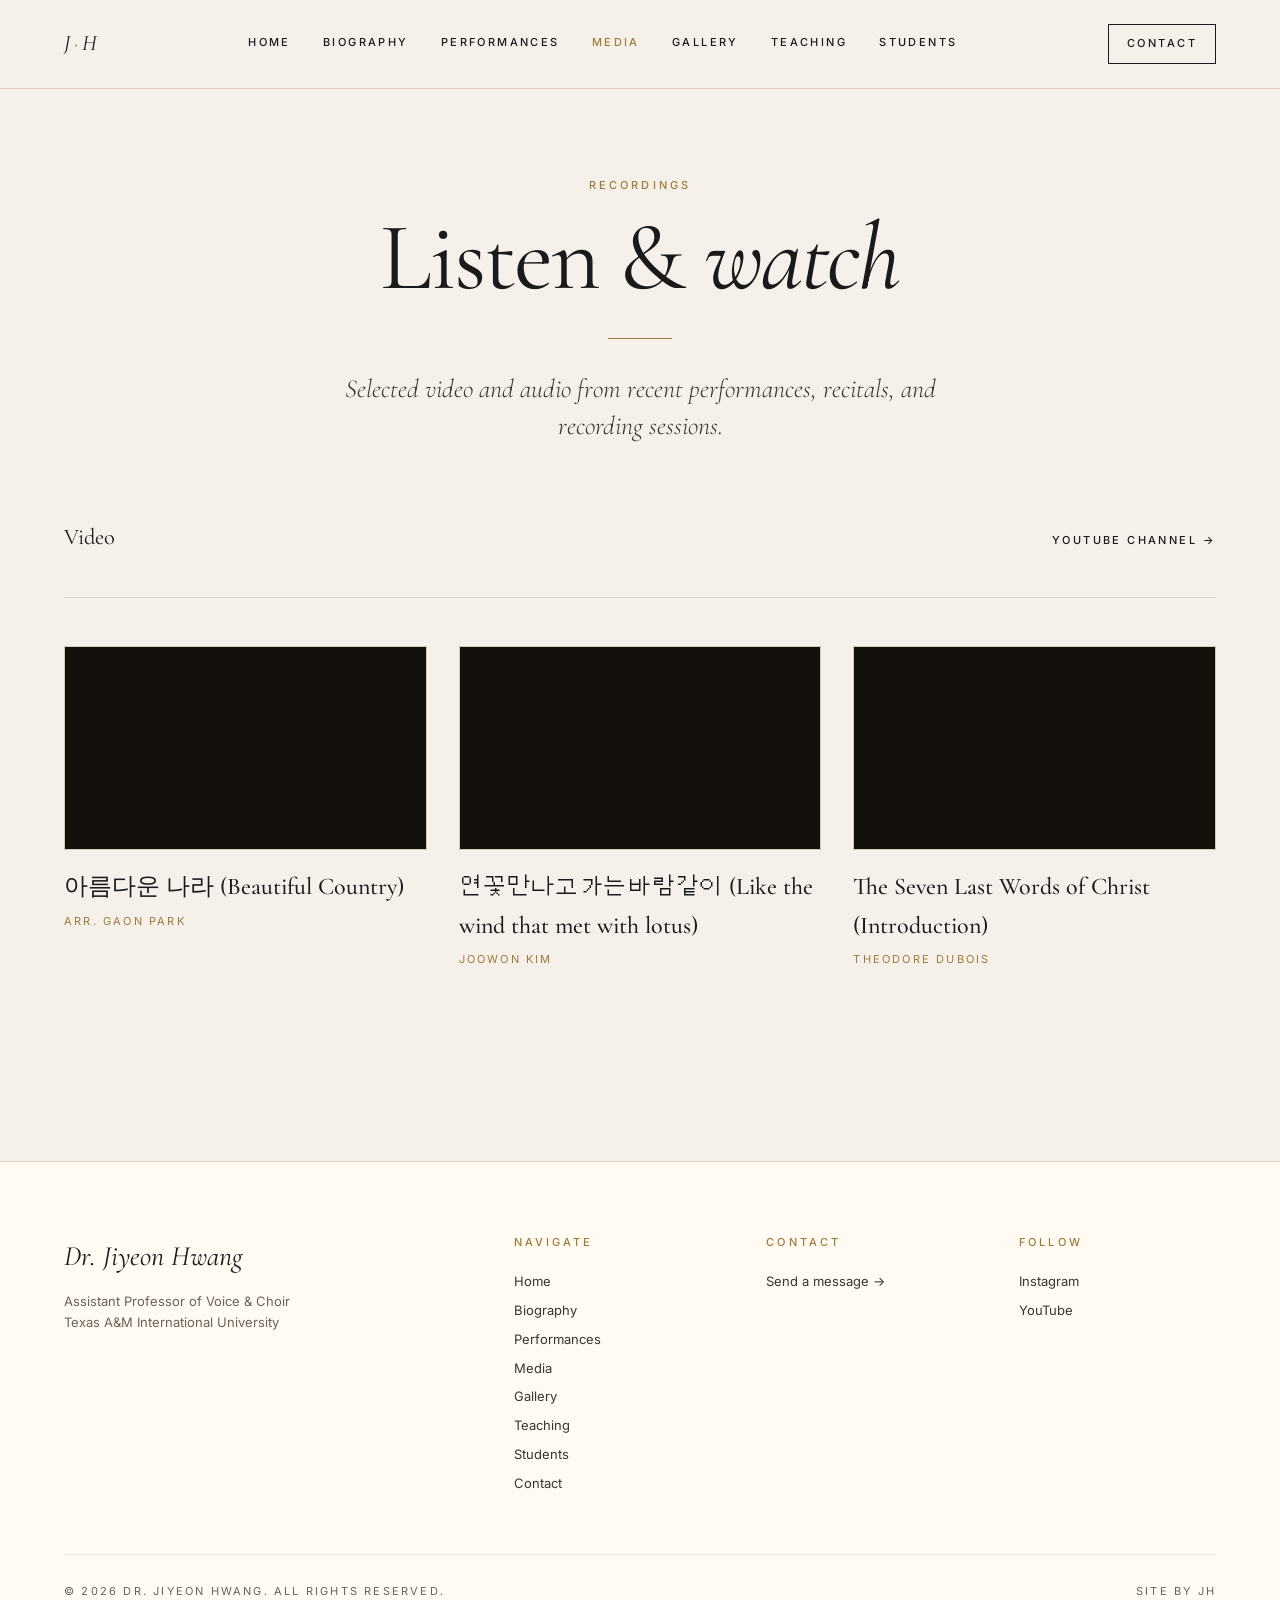
<file: media.html>
<!doctype html>
<html lang="en">
<head>
<meta charset="utf-8" />
<meta name="viewport" content="width=device-width, initial-scale=1" />
<title>Media — Dr. Jiyeon Hwang</title>
<link rel="preconnect" href="https://fonts.googleapis.com" />
<link rel="preconnect" href="https://fonts.gstatic.com" crossorigin />
<link href="https://fonts.googleapis.com/css2?family=Cormorant+Garamond:ital,wght@0,300;0,400;0,500;0,600;1,300;1,400&family=Inter:wght@300;400;500;600&family=JetBrains+Mono:wght@400&display=swap" rel="stylesheet" />
<link rel="stylesheet" href="assets/styles.css" />
</head>
<body data-page="media">

<div data-site-header></div>

<main>
  <section class="page page-header">
    <div class="eyebrow">Recordings</div>
    <h1 class="serif">Listen &amp; <span class="italic">watch</span></h1>
    <hr class="rule center" />
    <p class="lede">Selected video and audio from recent performances, recitals, and recording sessions.</p>
  </section>

  <section class="page" style="padding-bottom: 72px;">
    <div class="section-head">
      <h2 class="serif">Video</h2>
      <a class="link" href="#" target="_blank" rel="noopener" data-youtube-link>YouTube Channel →</a>
    </div>
    <div data-videos class="card-grid"></div>
  </section>

  <section class="page" style="padding-bottom: 96px;" data-audio-section hidden>
    <div class="section-head">
      <h2 class="serif">Audio</h2>
    </div>
    <div data-audio></div>
  </section>
</main>

<div data-site-footer></div>

<script src="assets/site.js"></script>
<script>
(async () => {
  const m = await Site.loadJSON('content/media.json');
  if (!m) return;
  document.querySelector('[data-videos]').innerHTML = (m.videos || []).map(v => `
    <div class="card video-card">
      <div class="frame">
        <iframe src="https://www.youtube.com/embed/${v.youtube_id}" title="${v.title}" allowfullscreen loading="lazy"></iframe>
      </div>
      <h3>${v.title}</h3>
      <div class="meta">${v.meta}</div>
    </div>
  `).join('');
  if (m.show_audio && m.audio?.length) {
    document.querySelector('[data-audio-section]').hidden = false;
    document.querySelector('[data-audio]').innerHTML = (m.audio || []).map(a => `
      <div class="audio-row">
        <div style="font-family: var(--f-serif); font-style: italic; font-size: 28px; color: var(--c-gold);">♪</div>
        <div>
          <div class="serif" style="font-size: 22px; font-weight: 500;">${a.title}</div>
          <div style="font-size: 12px; color: var(--c-mute); margin-top: 4px;">${a.meta}</div>
        </div>
        <div class="audio-duration" style="font-family: var(--f-mono); font-size: 12px; color: var(--c-mute);">${a.duration || ''}</div>
        <button class="btn audio-btn" style="padding: 10px 18px;">Play</button>
      </div>
    `).join('');
  }
})();
</script>
</body>
</html>
</file>
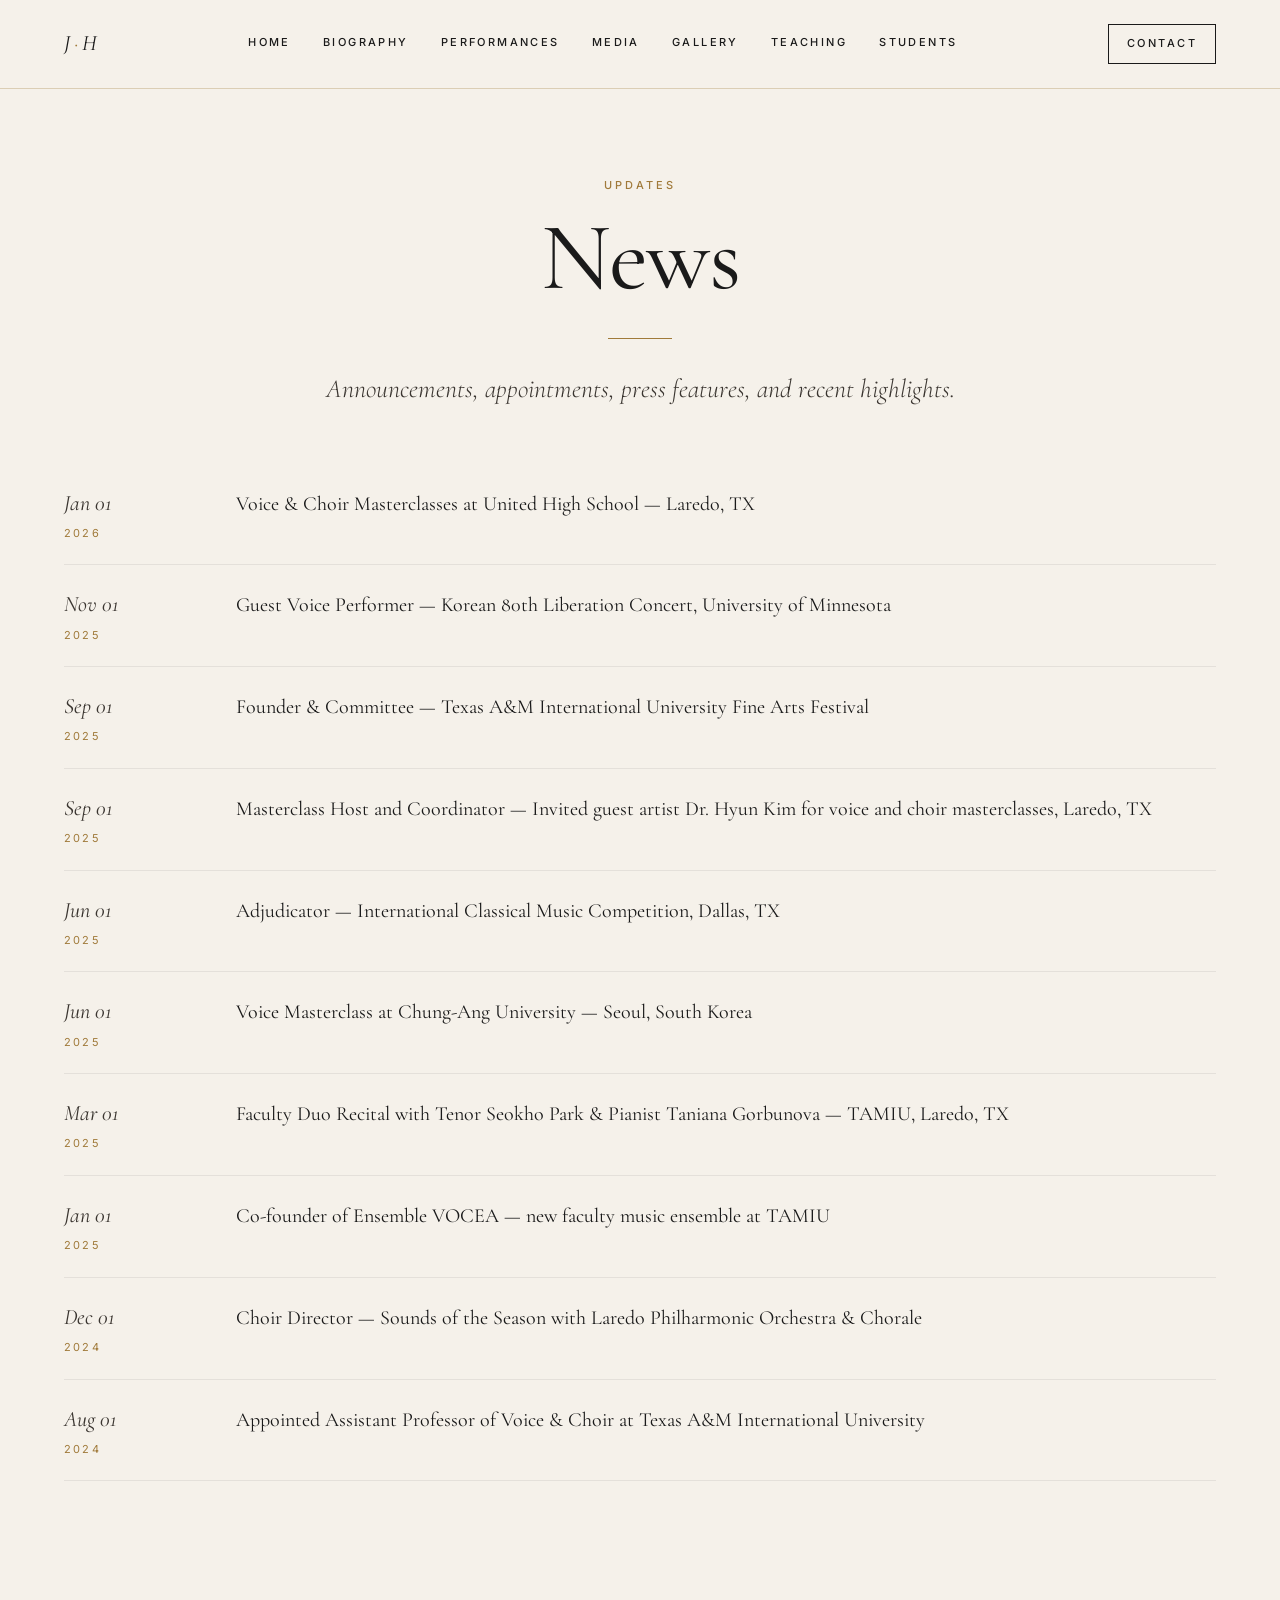
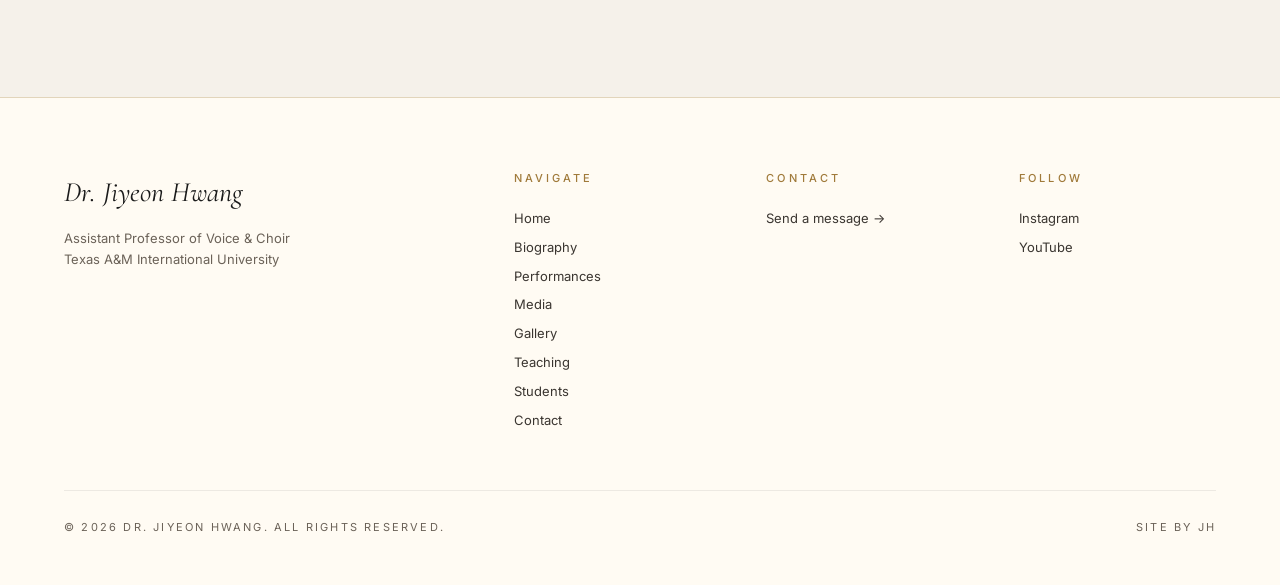
<file: news.html>
<!doctype html>
<html lang="en">
<head>
<meta charset="utf-8" />
<meta name="viewport" content="width=device-width, initial-scale=1" />
<title>News — Dr. Jiyeon Hwang</title>
<link rel="preconnect" href="https://fonts.googleapis.com" />
<link rel="preconnect" href="https://fonts.gstatic.com" crossorigin />
<link href="https://fonts.googleapis.com/css2?family=Cormorant+Garamond:ital,wght@0,300;0,400;0,500;0,600;1,300;1,400&family=Inter:wght@300;400;500;600&family=JetBrains+Mono:wght@400&display=swap" rel="stylesheet" />
<link rel="stylesheet" href="assets/styles.css" />
</head>
<body data-page="">

<div data-site-header></div>

<main>
  <section class="page page-header">
    <div class="eyebrow">Updates</div>
    <h1 class="serif">News</h1>
    <hr class="rule center" />
    <p class="lede">Announcements, appointments, press features, and recent highlights.</p>
  </section>

  <section class="page" style="padding-bottom: 96px;">
    <div data-news-all></div>
  </section>
</main>

<div data-site-footer></div>

<script src="assets/site.js"></script>
<script>
(async () => {
  const home = await Site.loadJSON('content/home.json');
  const host = document.querySelector('[data-news-all]');
  if (!host || !home?.recent_news?.length) return;
  host.innerHTML = home.recent_news.map(n => `
    <div class="news-item">
      <div class="news-date">${Site.fmtDate(n.date)}<span class="news-year">${Site.fmtYear(n.date)}</span></div>
      <div class="news-headline">${n.url ? `<a href="${n.url}" target="_blank" rel="noopener">${n.headline}</a>` : n.headline}</div>
    </div>
  `).join('');
})();
</script>
</body>
</html>
</file>
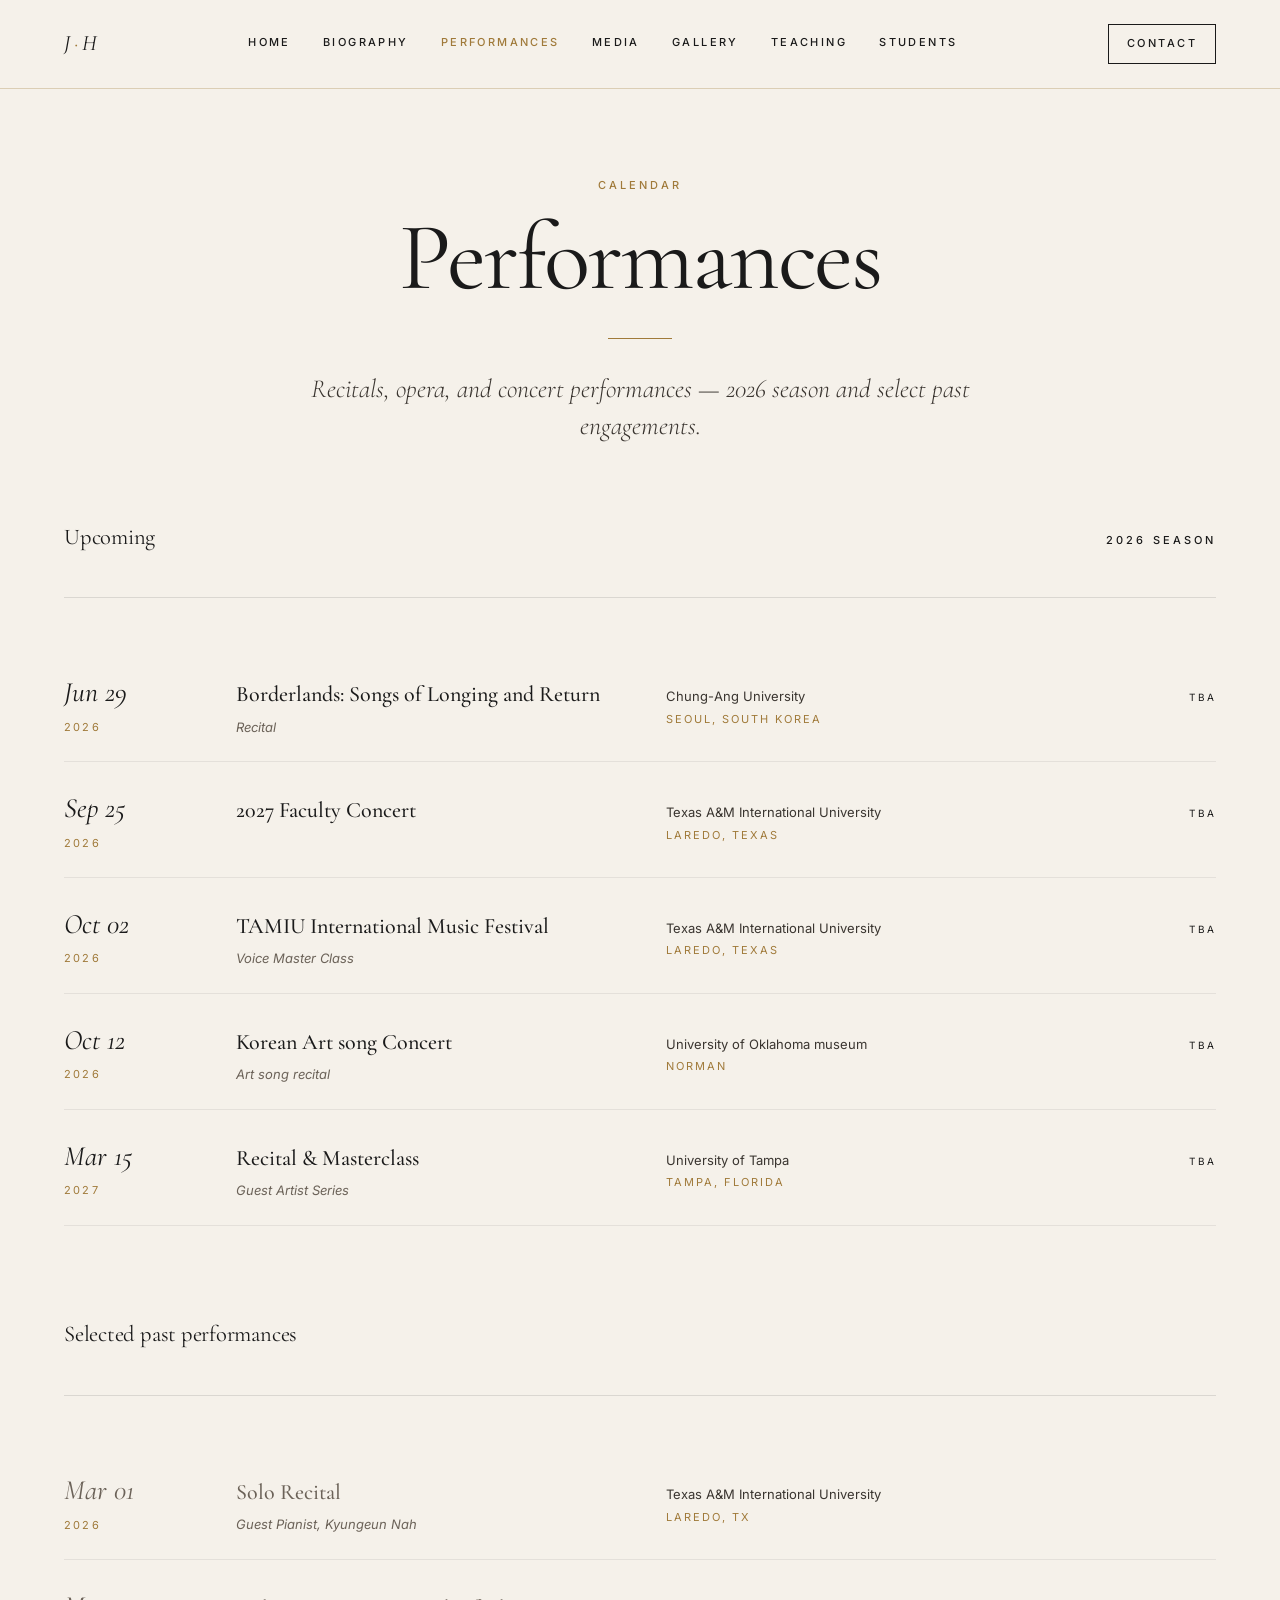
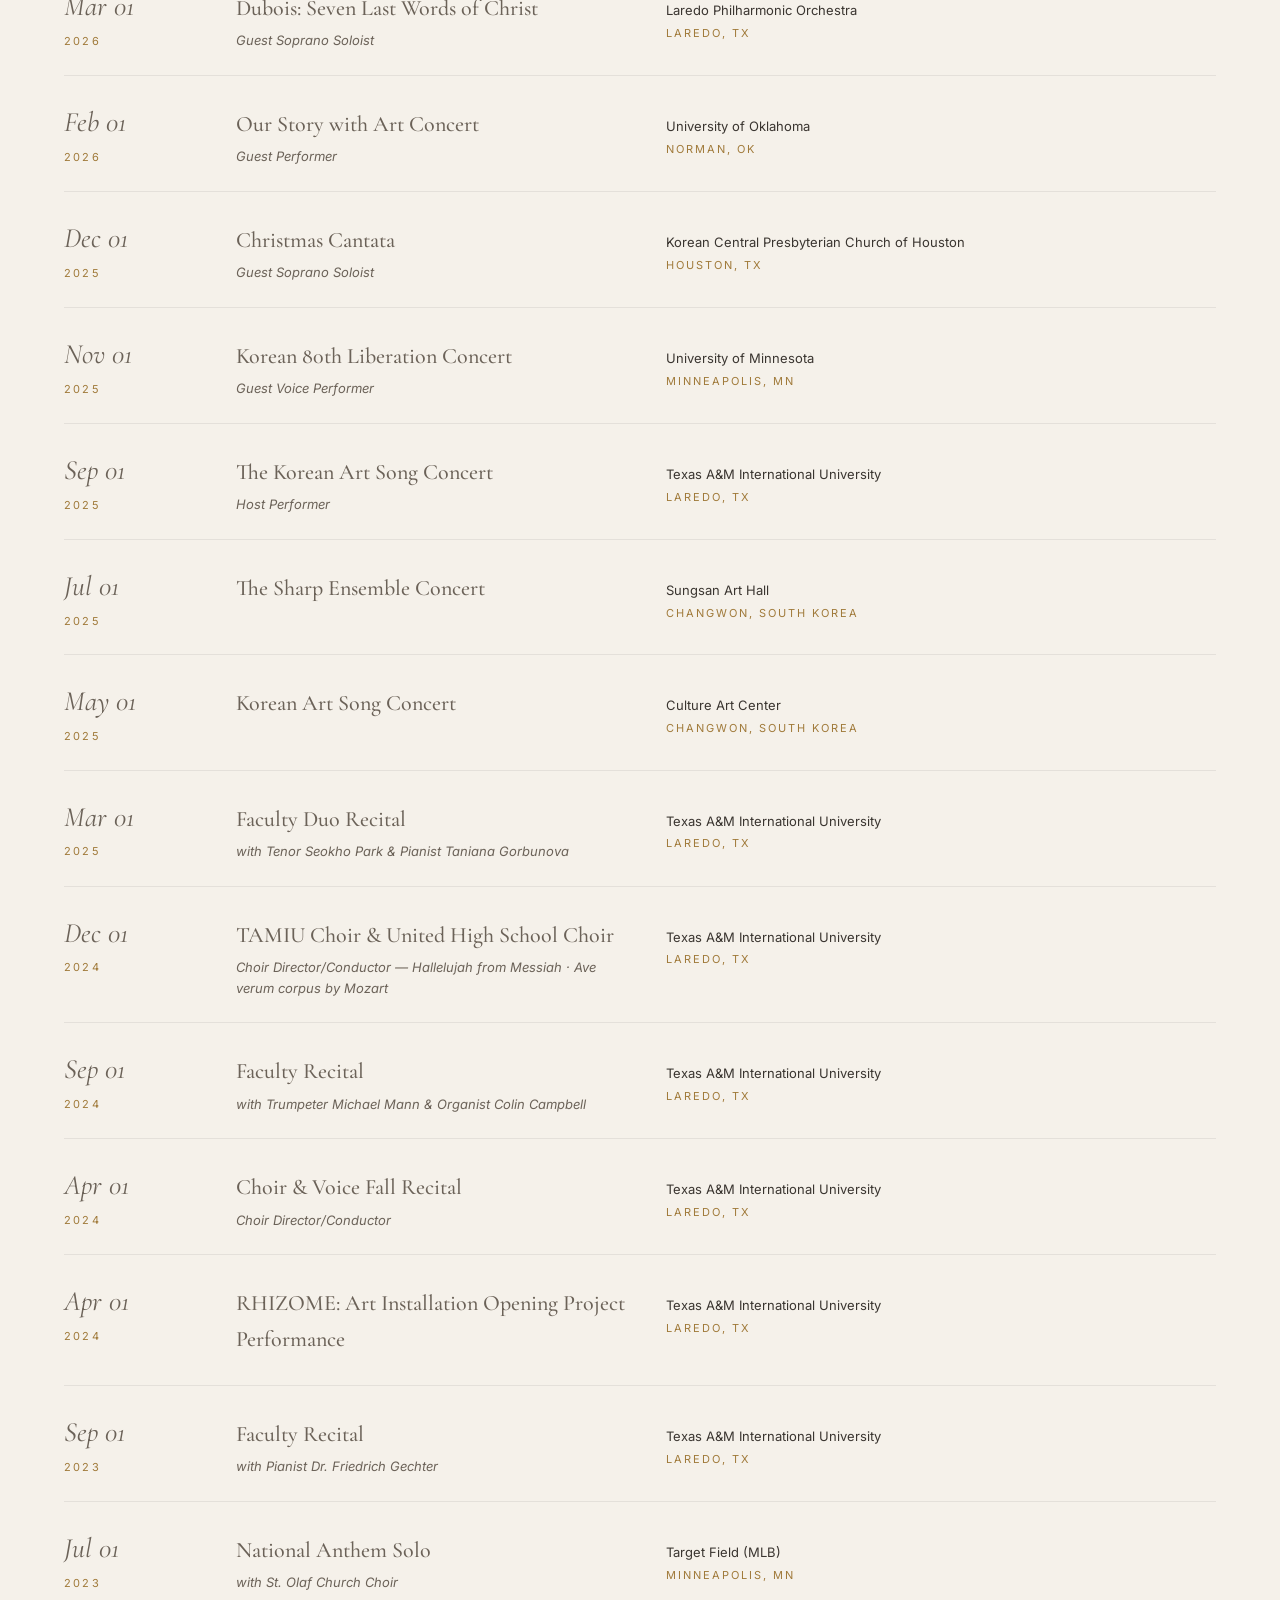
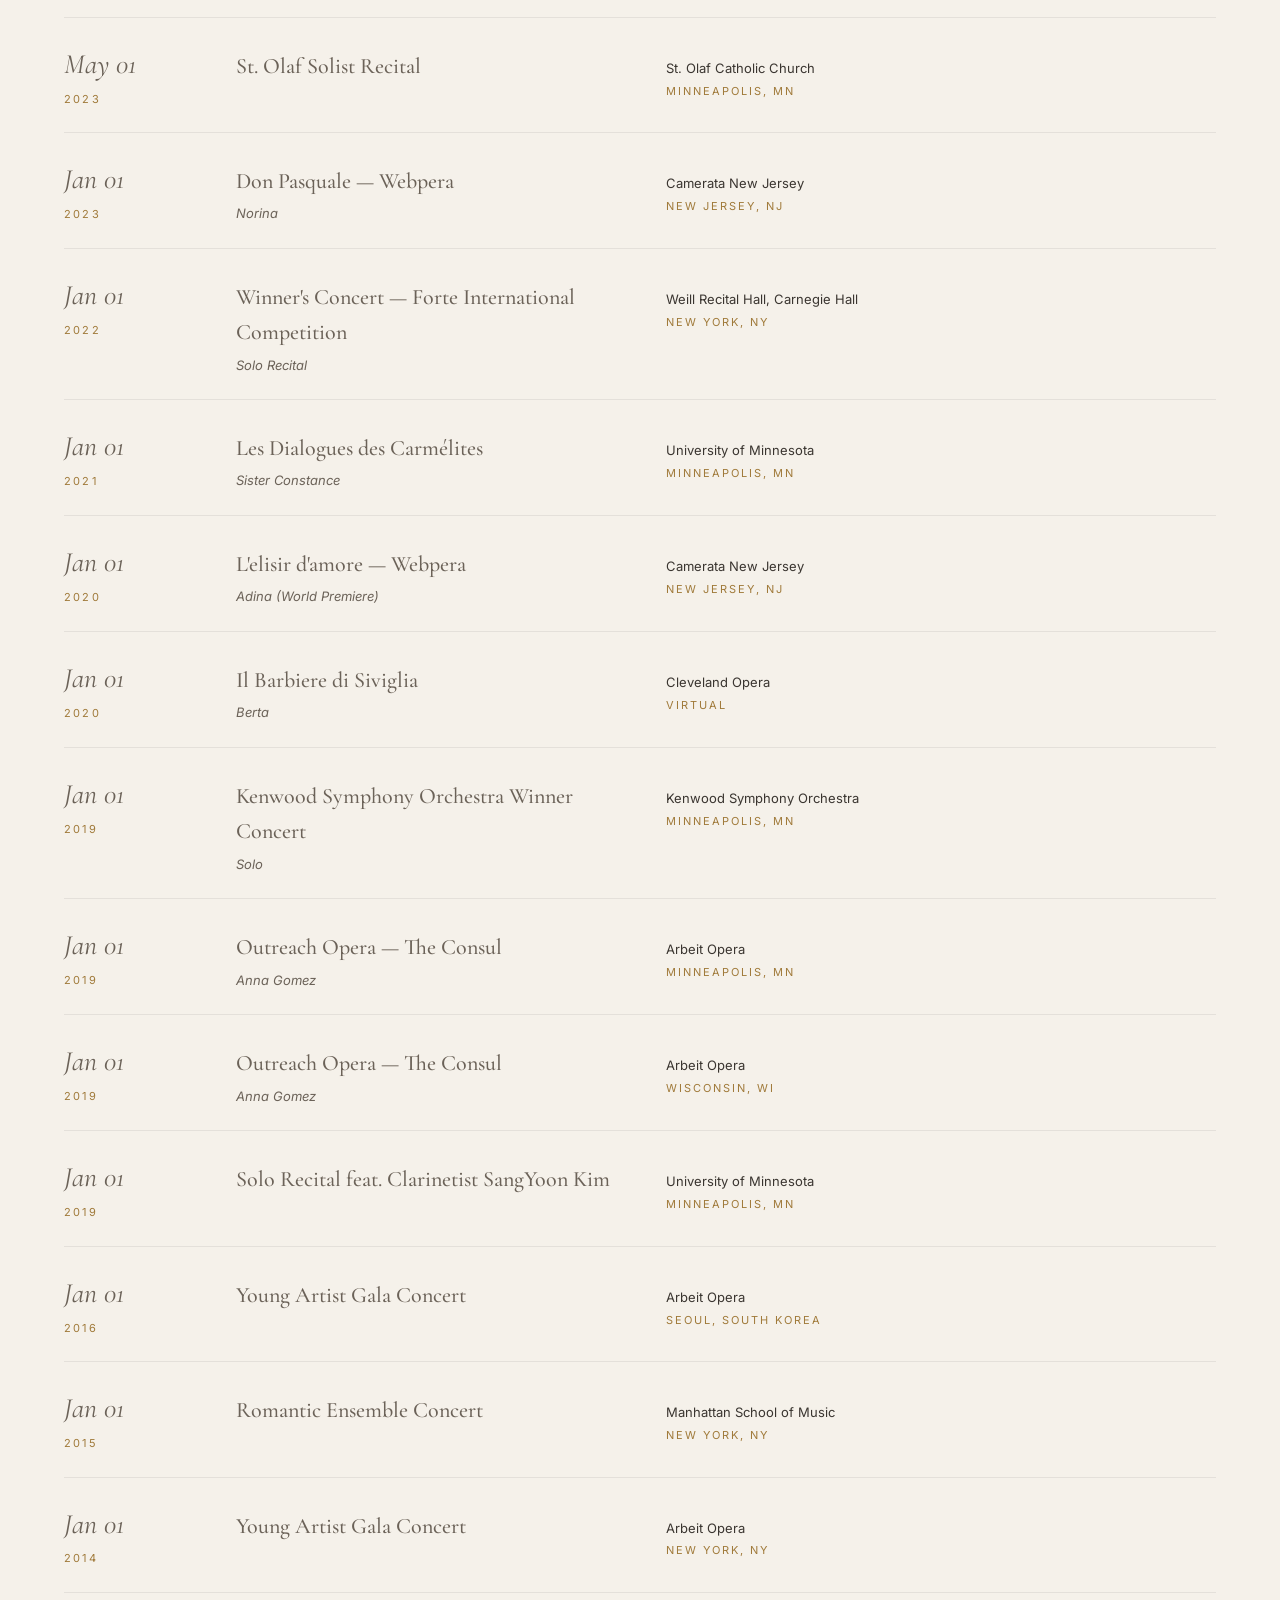
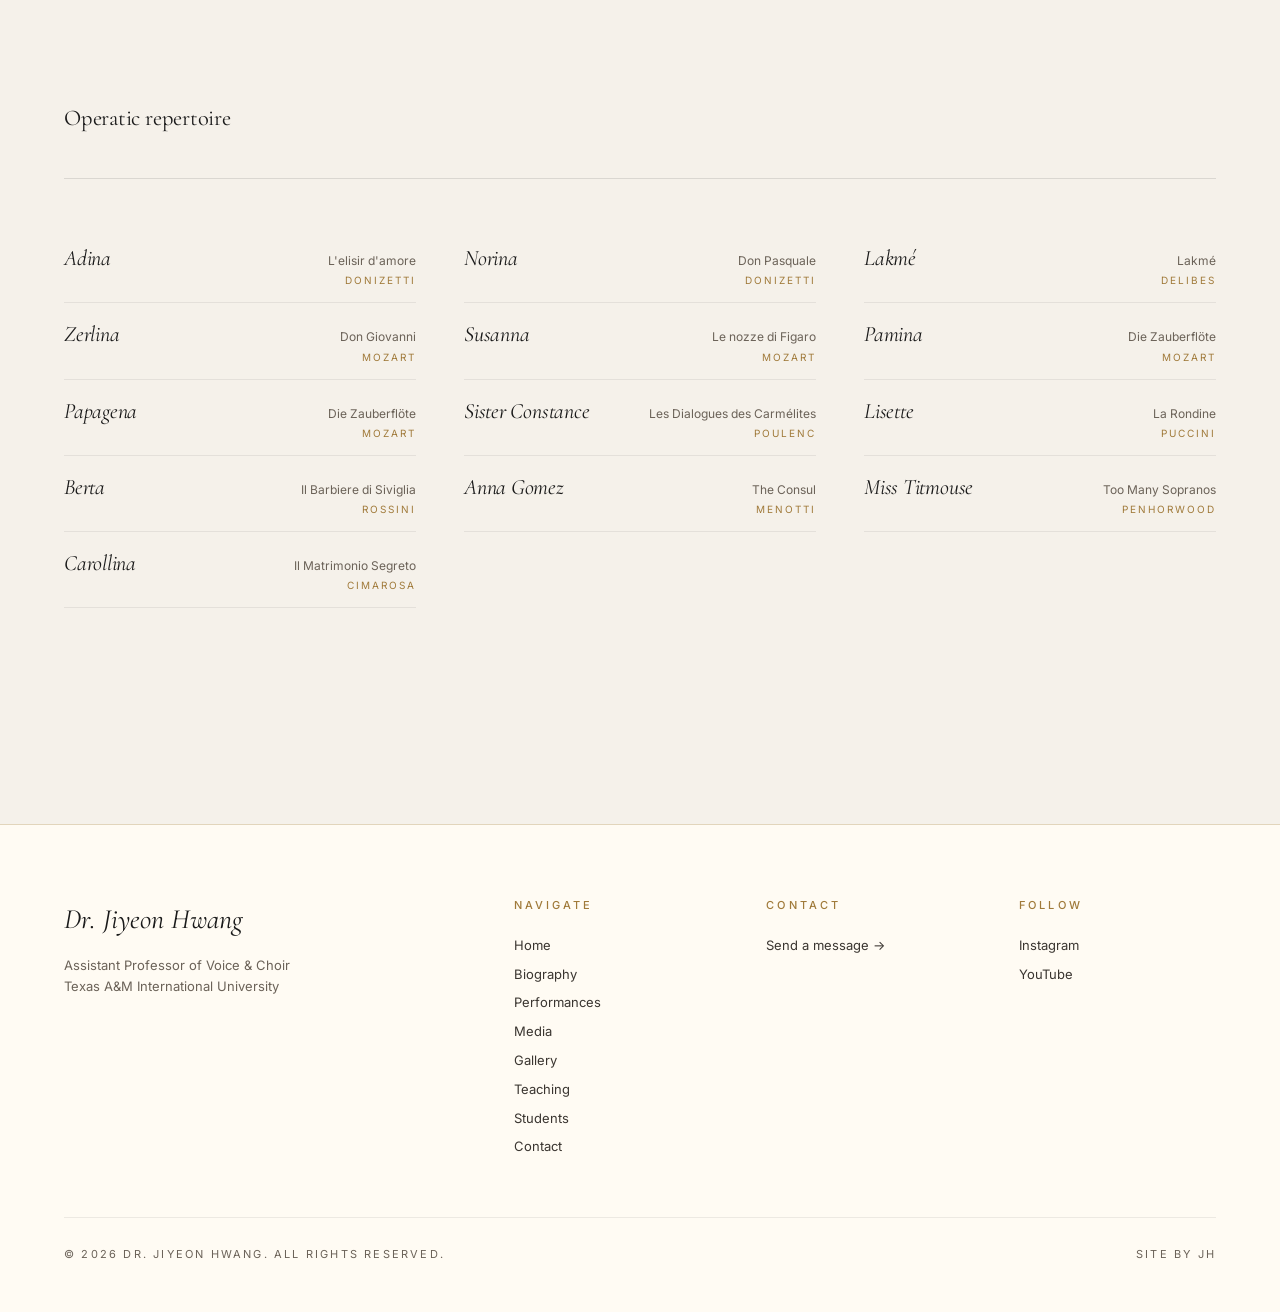
<file: performances.html>
<!doctype html>
<html lang="en">
<head>
<meta charset="utf-8" />
<meta name="viewport" content="width=device-width, initial-scale=1" />
<title>Performances — Dr. Jiyeon Hwang</title>
<link rel="preconnect" href="https://fonts.googleapis.com" />
<link rel="preconnect" href="https://fonts.gstatic.com" crossorigin />
<link href="https://fonts.googleapis.com/css2?family=Cormorant+Garamond:ital,wght@0,300;0,400;0,500;0,600;1,300;1,400&family=Inter:wght@300;400;500;600&family=JetBrains+Mono:wght@400&display=swap" rel="stylesheet" />
<link rel="stylesheet" href="assets/styles.css" />
</head>
<body data-page="performances">

<div data-site-header></div>

<main>
  <section class="page page-header">
    <div class="eyebrow">Calendar</div>
    <h1 class="serif">Performances</h1>
    <hr class="rule center" />
    <p class="lede">Recitals, opera, and concert performances — 2026 season and select past engagements.</p>
  </section>

  <section class="page" style="padding-bottom: 72px;">
    <div class="section-head">
      <h2 class="serif">Upcoming</h2>
      <span class="eyebrow ink">2026 Season</span>
    </div>
    <div data-upcoming></div>
  </section>

  <section class="page" style="padding-bottom: 88px;">
    <div class="section-head">
      <h2 class="serif">Selected past performances</h2>
    </div>
    <div data-past></div>
  </section>

  <section class="page" style="padding-bottom: 96px;">
    <div class="section-head">
      <h2 class="serif">Operatic repertoire</h2>
    </div>
    <div data-rep style="display: grid; grid-template-columns: repeat(auto-fill, minmax(280px, 1fr)); gap: 0 48px;"></div>
  </section>
</main>

<div data-site-footer></div>

<script src="assets/site.js"></script>
<script>
function row(p, past) {
  return `
    <div class="perf-row ${past ? 'past' : ''}">
      <div>
        <div class="date">${Site.fmtDate(p.date)}</div>
        <div class="year">${Site.fmtYear(p.date)}</div>
      </div>
      <div>
        <div class="title">${p.title}</div>
        <div class="role">${p.role || ''}</div>
      </div>
      <div class="venue-col">
        <div class="venue">${p.venue || ''}</div>
        <div class="city">${p.city || ''}</div>
      </div>
      <div class="ticket">${past ? '' : (p.ticket_url ? `<a href="${p.ticket_url}" target="_blank" rel="noopener">Tickets →</a>` : 'TBA')}</div>
    </div>
  `;
}
(async () => {
  const p = await Site.loadJSON('content/performances.json');
  if (!p) return;
  const byDate = (a, b) => a.date < b.date ? -1 : a.date > b.date ? 1 : 0;
  document.querySelector('[data-upcoming]').innerHTML = (p.upcoming || []).sort(byDate).map(x => row(x, false)).join('');
  document.querySelector('[data-past]').innerHTML = (p.past || []).sort((a, b) => byDate(b, a)).map(x => row(x, true)).join('');
  document.querySelector('[data-rep]').innerHTML = (p.repertoire || []).map(r => `
    <div style="padding: 14px 0; border-bottom: 1px solid var(--c-line-soft); display: flex; justify-content: space-between; align-items: baseline;">
      <div class="serif italic" style="font-size: 22px;">${r.role}</div>
      <div style="font-size: 12px; color: var(--c-mute); text-align: right;">
        <div>${r.opera}</div>
        <div style="font-size: 10px; letter-spacing: 0.2em; text-transform: uppercase; color: var(--c-gold); margin-top: 2px;">${r.composer || ''}</div>
      </div>
    </div>
  `).join('');
})();
</script>
</body>
</html>
</file>
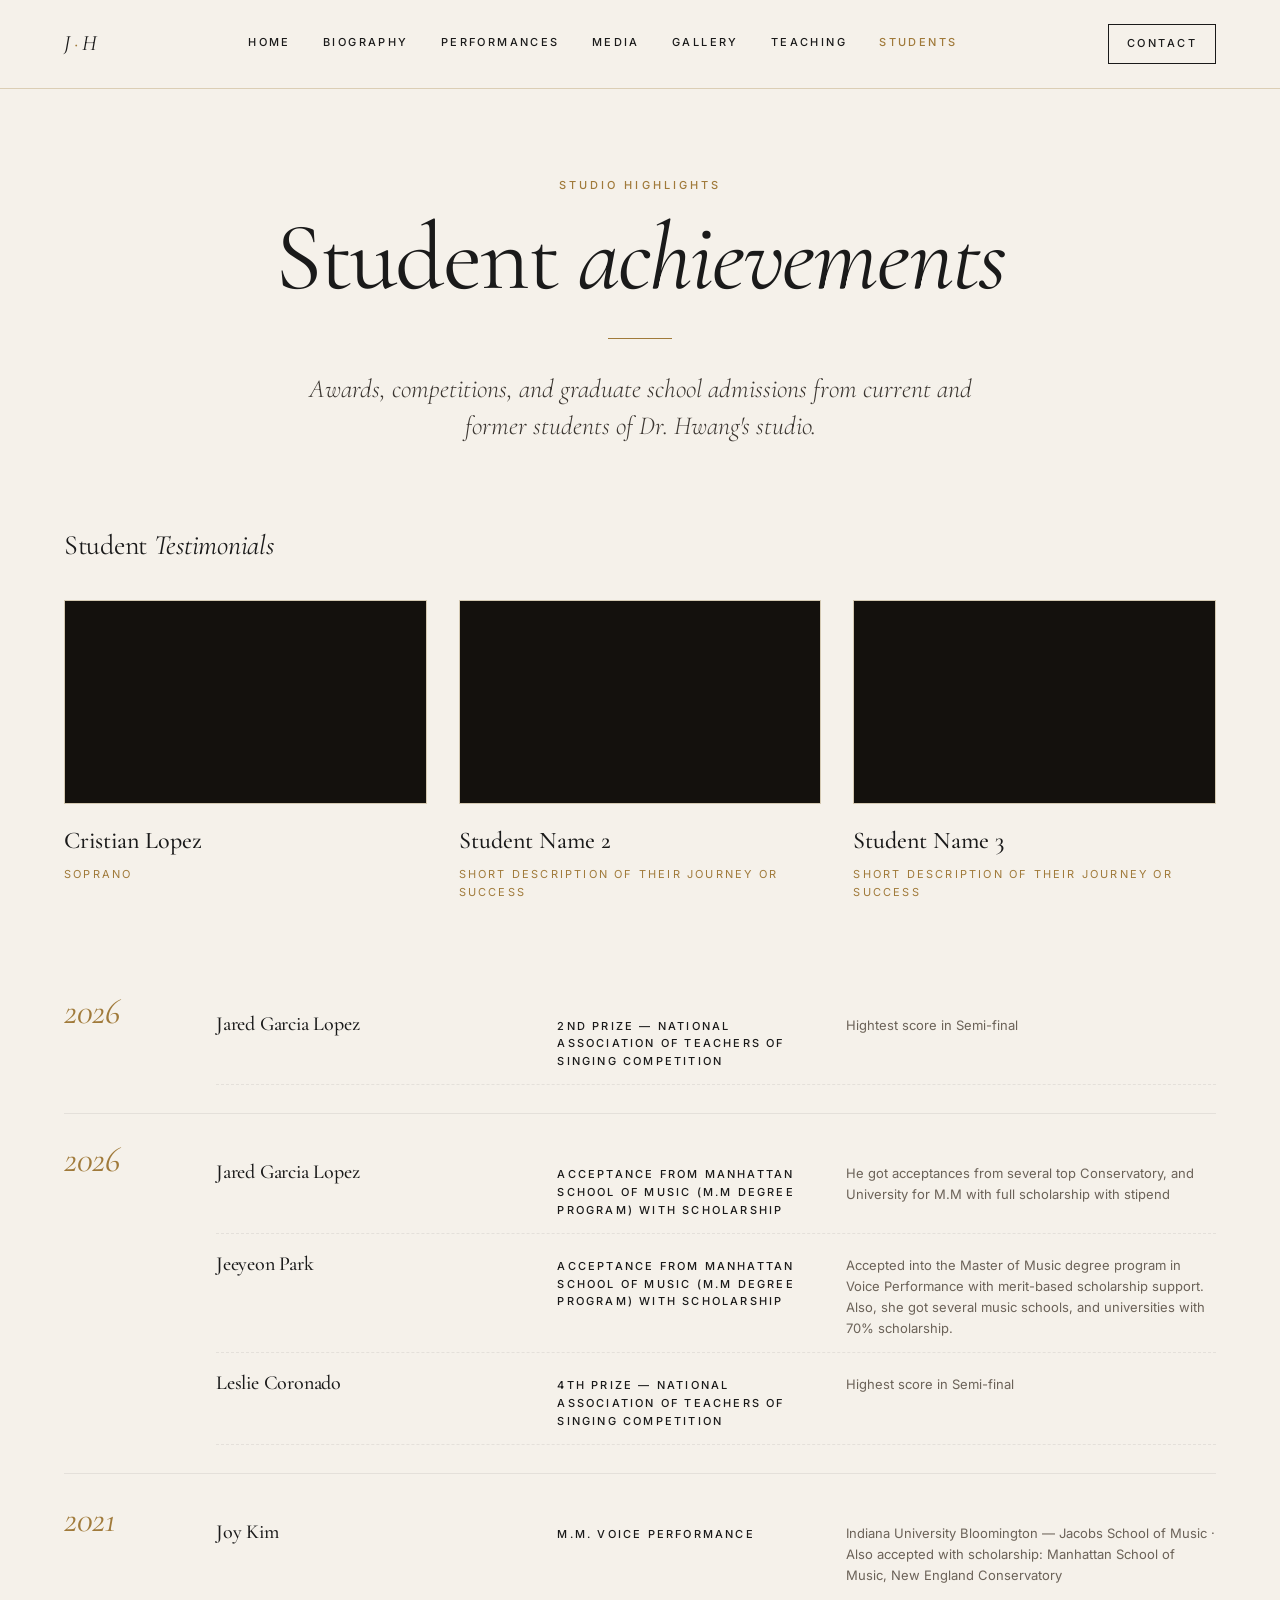
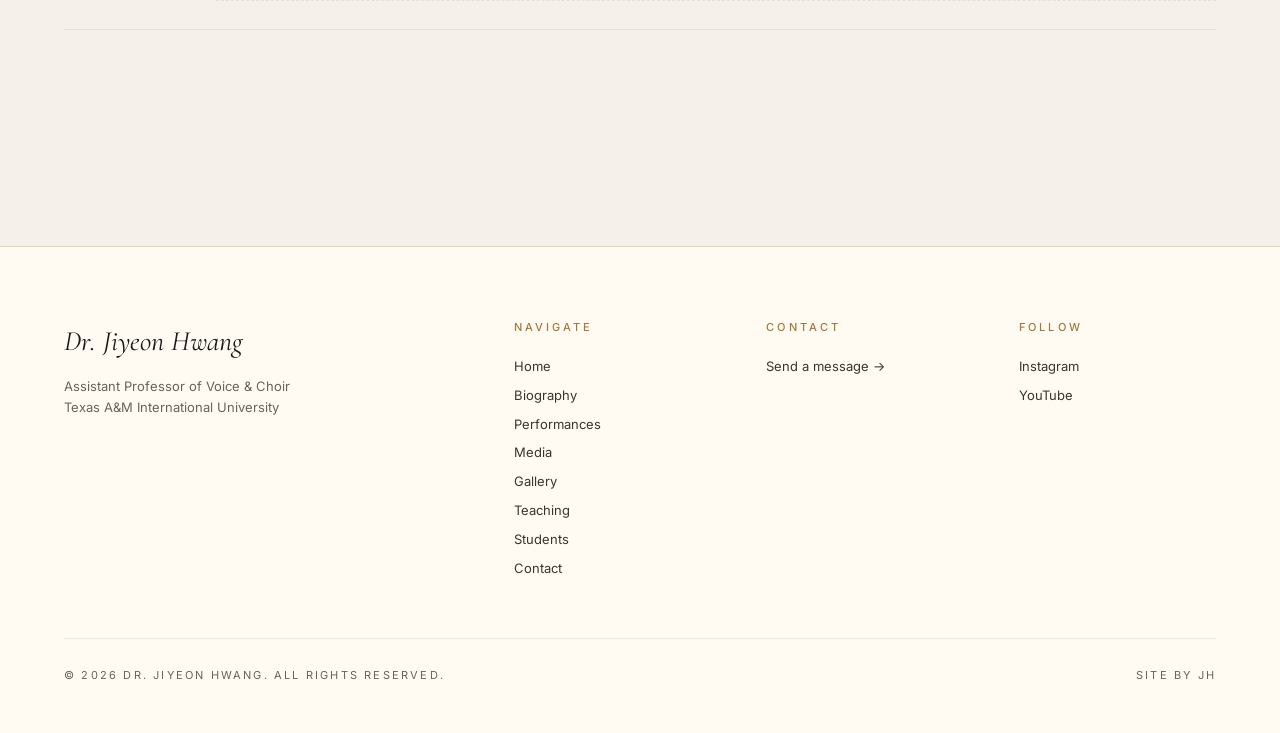
<file: students.html>
<!doctype html>
<html lang="en">
<head>
<meta charset="utf-8" />
<meta name="viewport" content="width=device-width, initial-scale=1" />
<title>Students — Dr. Jiyeon Hwang</title>
<link rel="preconnect" href="https://fonts.googleapis.com" />
<link rel="preconnect" href="https://fonts.gstatic.com" crossorigin />
<link href="https://fonts.googleapis.com/css2?family=Cormorant+Garamond:ital,wght@0,300;0,400;0,500;0,600;1,300;1,400&family=Inter:wght@300;400;500;600&family=JetBrains+Mono:wght@400&display=swap" rel="stylesheet" />
<link rel="stylesheet" href="assets/styles.css" />
</head>
<body data-page="students">

<div data-site-header></div>

<main>
  <section class="page page-header">
    <div class="eyebrow">Studio Highlights</div>
    <h1 class="serif">Student <span class="italic">achievements</span></h1>
    <hr class="rule center" />
    <p class="lede">Awards, competitions, and graduate school admissions from current and former students of Dr. Hwang's studio.</p>
  </section>

  <section class="page" id="testimonials-section" hidden style="padding-bottom: 64px;">
    <h2 class="serif" style="font-size: 28px; margin-bottom: 32px;">Student <span class="italic">Testimonials</span></h2>
    <div data-testimonials class="card-grid"></div>
  </section>

  <section class="page" style="padding-bottom: 96px;">
    <div data-achievements></div>
  </section>
</main>

<div data-site-footer></div>

<script src="assets/site.js"></script>
<script>
(async () => {
  const t = await Site.loadJSON('content/students.json');
  if (!t) return;
  const testimonials = t.testimonials || [];
  if (testimonials.length) {
    document.getElementById('testimonials-section').hidden = false;
    document.querySelector('[data-testimonials]').innerHTML = testimonials.map(v => `
      <div class="card video-card">
        <div class="frame">
          <iframe src="https://www.youtube.com/embed/${v.youtube_id}" title="${v.student_name || 'Student testimonial'}" allowfullscreen loading="lazy"></iframe>
        </div>
        ${v.student_name ? `<h3>${v.student_name}</h3>` : ''}
        ${v.description ? `<div class="meta">${v.description}</div>` : ''}
      </div>
    `).join('');
  }
  const ach = (t.student_achievements || []).slice().sort((a,b) => String(b.year).localeCompare(String(a.year)));
  const byYear = {};
  ach.forEach(a => { (byYear[a.year] = byYear[a.year] || []).push(a); });
  const years = Object.keys(byYear).sort((a,b) => b.localeCompare(a));
  document.querySelector('[data-achievements]').innerHTML = years.map(y => `
    <div class="year-row">
      <div class="serif italic" style="font-size: 36px; color: var(--c-gold); line-height: 1;">${y}</div>
      <div>
        ${byYear[y].map(a => `
          <div class="student-row">
            <div class="serif" style="font-size: 20px; font-weight: 500;">${a.student}</div>
            <div style="font-size: 11px; letter-spacing: 0.2em; text-transform: uppercase; color: var(--c-ink); font-weight: 500;">${a.achievement}</div>
            <div style="font-size: 13px; color: var(--c-mute);">${a.context}</div>
          </div>
        `).join('')}
      </div>
    </div>
  `).join('');
})();
</script>
</body>
</html>
</file>
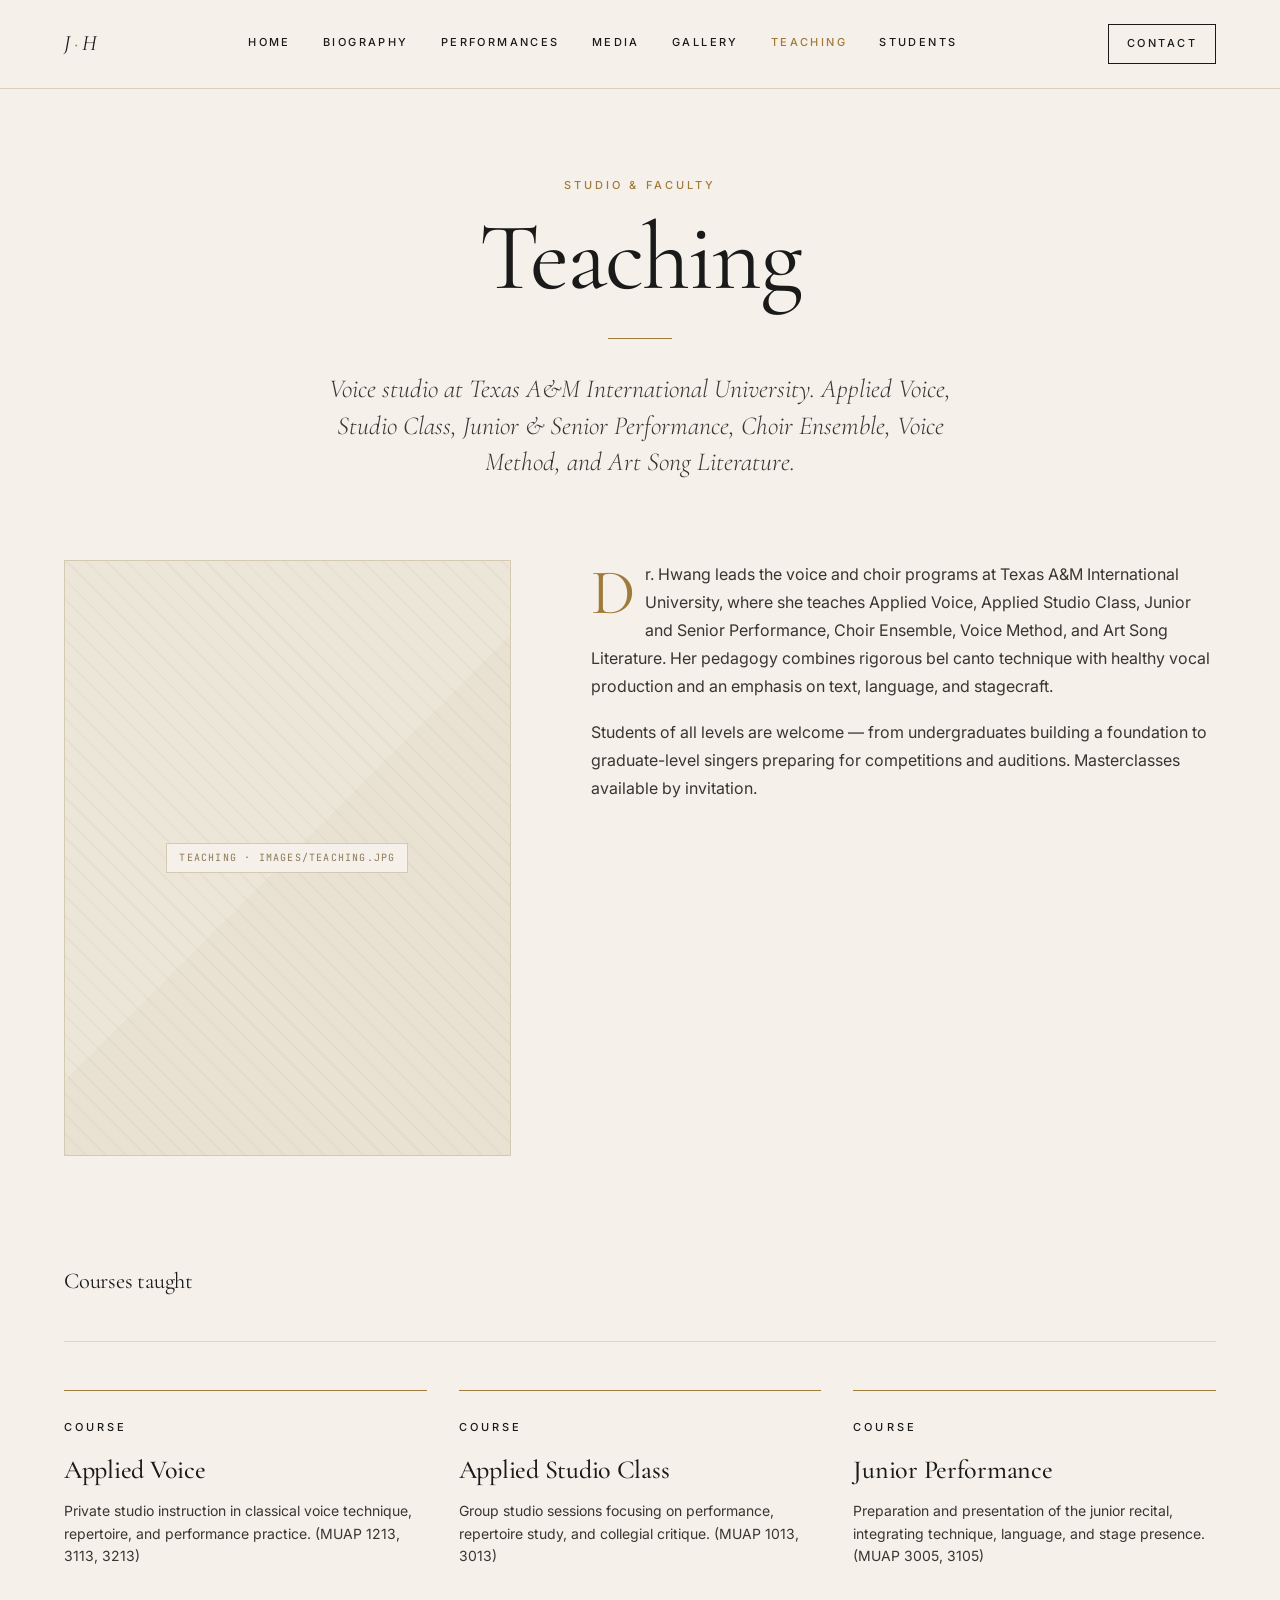
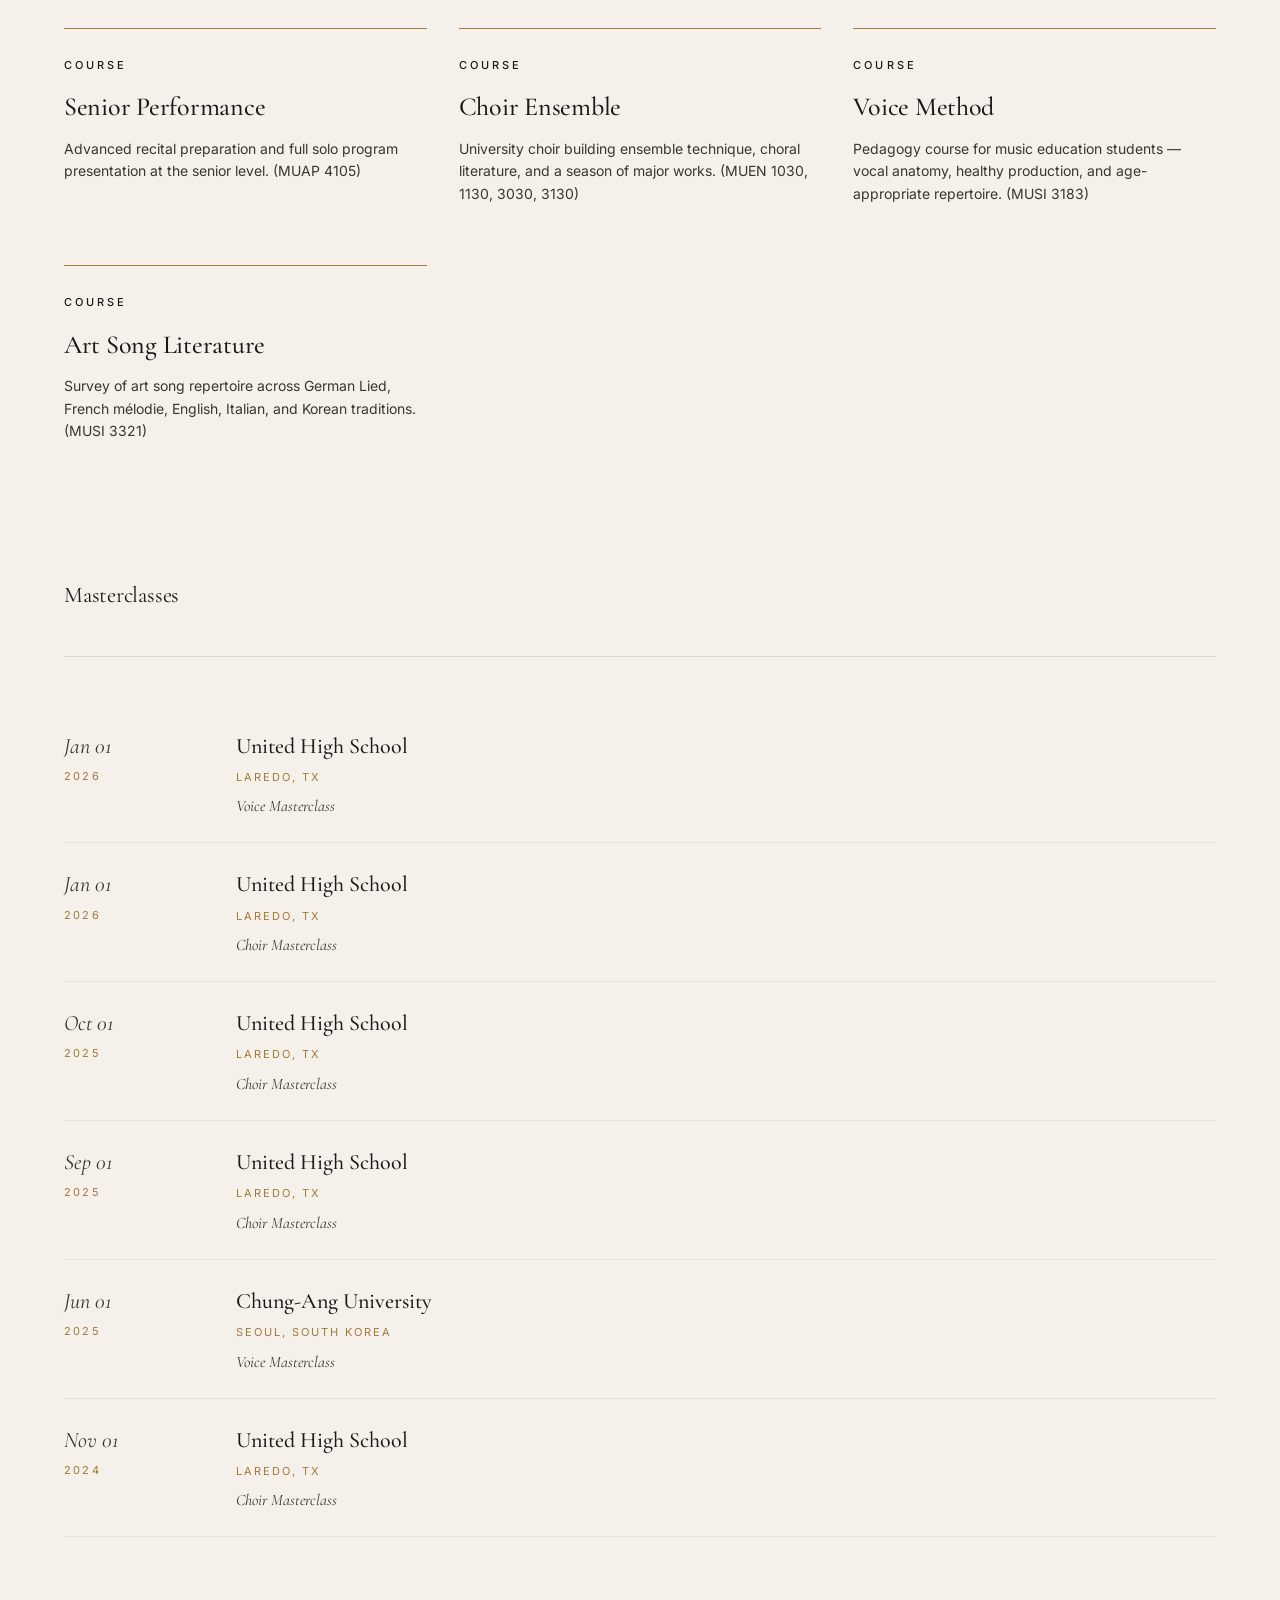
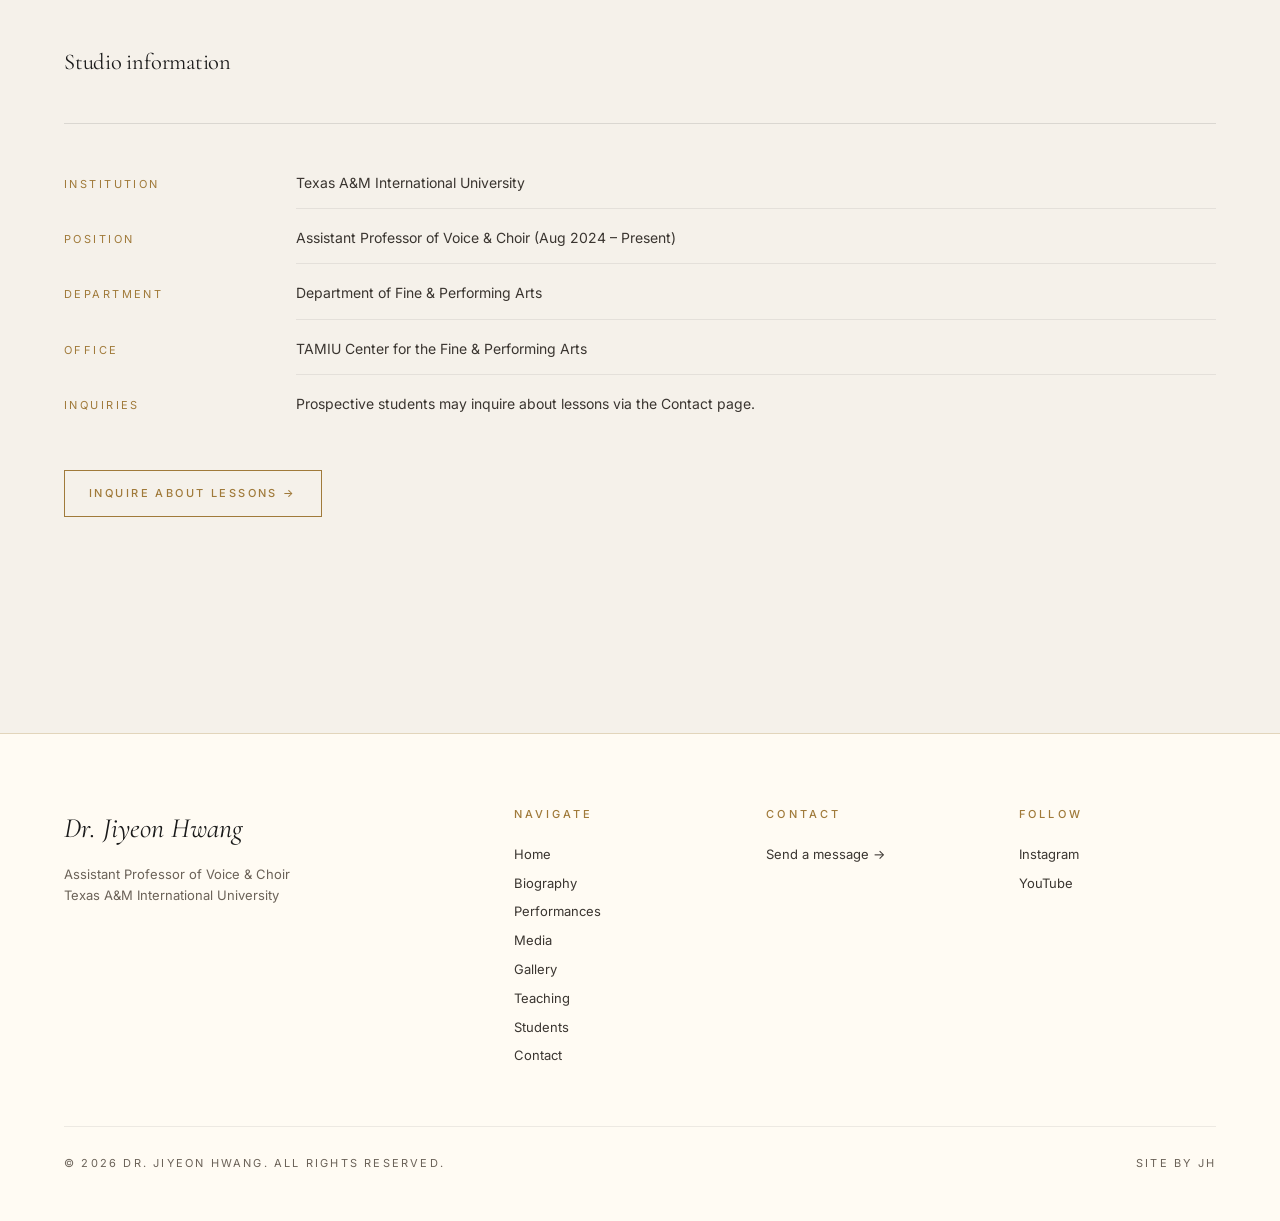
<file: teaching.html>
<!doctype html>
<html lang="en">
<head>
<meta charset="utf-8" />
<meta name="viewport" content="width=device-width, initial-scale=1" />
<title>Teaching — Dr. Jiyeon Hwang</title>
<link rel="preconnect" href="https://fonts.googleapis.com" />
<link rel="preconnect" href="https://fonts.gstatic.com" crossorigin />
<link href="https://fonts.googleapis.com/css2?family=Cormorant+Garamond:ital,wght@0,300;0,400;0,500;0,600;1,300;1,400&family=Inter:wght@300;400;500;600&family=JetBrains+Mono:wght@400&display=swap" rel="stylesheet" />
<link rel="stylesheet" href="assets/styles.css" />
</head>
<body data-page="teaching">

<div data-site-header></div>

<main>
  <section class="page page-header">
    <div class="eyebrow">Studio &amp; Faculty</div>
    <h1 class="serif">Teaching</h1>
    <hr class="rule center" />
    <p class="lede" data-bind="teaching.lede">Voice studio at Texas A&amp;M International University. Applied Voice, Song Literature, Voice Methods, Opera Workshop, and Choir.</p>
  </section>

  <section class="page" style="padding-top: 24px; padding-bottom: 88px;">
    <div class="stack-mobile" style="display: grid; grid-template-columns: 1fr 1.4fr; gap: 80px; align-items: start;">
      <div class="imgslot portrait">
        <span class="tag">TEACHING · images/teaching.jpg</span>
      </div>
      <article class="prose" data-bio-body></article>
    </div>
  </section>

  <section class="page" style="padding-bottom: 88px;">
    <div class="section-head">
      <h2 class="serif">Courses taught</h2>
    </div>
    <div data-courses style="display: grid; grid-template-columns: repeat(auto-fill, minmax(280px, 1fr)); gap: 32px;"></div>
  </section>

  <section class="page" style="padding-bottom: 88px;" data-masterclass-section hidden>
    <div class="section-head">
      <h2 class="serif">Masterclasses</h2>
    </div>
    <div data-masterclasses></div>
  </section>

  <section class="page" style="padding-bottom: 96px;">
    <div class="section-head">
      <h2 class="serif">Studio information</h2>
    </div>
    <dl class="facts" data-facts></dl>
    <div style="margin-top: 40px;"><a class="btn gold" href="contact.html">Inquire about lessons →</a></div>
  </section>
</main>

<div data-site-footer></div>

<script src="assets/site.js"></script>
<script>
(async () => {
  const t = await Site.loadJSON('content/teaching.json');
  if (!t) return;
  document.querySelectorAll('[data-bind]').forEach(el => {
    const path = el.dataset.bind.split('.');
    let v = { teaching: t };
    for (const p of path) v = v?.[p];
    if (v != null) el.innerHTML = v;
  });
  document.querySelector('[data-bio-body]').innerHTML = t.body_html || '';
  document.querySelector('[data-courses]').innerHTML = (t.courses || []).map(c => `
    <div style="padding: 28px 0; border-top: 1px solid var(--c-gold);">
      <div class="eyebrow ink" style="margin-bottom: 12px;">Course</div>
      <div class="serif" style="font-size: 26px; font-weight: 500; margin: 0 0 10px;">${c.title}</div>
      <div style="font-size: 14px; color: var(--c-ink-soft); line-height: 1.6;">${c.desc}</div>
    </div>
  `).join('');
  const masterclasses = t.masterclasses || [];
  if (masterclasses.length) {
    document.querySelector('[data-masterclass-section]').hidden = false;
    document.querySelector('[data-masterclasses]').innerHTML = masterclasses.map(m => `
      <div class="masterclass-row">
        <div class="mc-date">${Site.fmtDate(m.date)}<span class="mc-year">${Site.fmtYear(m.date)}</span></div>
        <div>
          <div class="mc-institution">${m.institution}</div>
          ${m.location ? `<div class="mc-location">${m.location}</div>` : ''}
          ${m.topic ? `<div class="mc-topic">${m.topic}</div>` : ''}
        </div>
      </div>
    `).join('');
  }
  document.querySelector('[data-facts]').innerHTML = (t.studio_info || []).map(f => `<dt>${f.label}</dt><dd>${f.value}</dd>`).join('');
})();
</script>
</body>
</html>
</file>
<file: assets/styles.css>
/* Dr. Jiyeon Hwang — Direction A: Classic Editorial
   Ivory ground · deep ink · restrained gold · Cormorant Garamond + Inter
*/

:root {
  --c-ivory: #f5f1ea;
  --c-ivory-2: #fffbf3;
  --c-ink: #1a1a1a;
  --c-ink-soft: #3a3530;
  --c-mute: #6b6258;
  --c-gold: #a07a3a;
  --c-gold-soft: rgba(160, 122, 58, 0.3);
  --c-line: rgba(26, 26, 26, 0.12);
  --c-line-soft: rgba(26, 26, 26, 0.08);

  --f-serif: 'Cormorant Garamond', 'EB Garamond', Georgia, serif;
  --f-sans: 'Inter', system-ui, sans-serif;
  --f-mono: 'JetBrains Mono', ui-monospace, monospace;

  --page-pad-x: clamp(24px, 5vw, 64px);
  --max-w: 1280px;
}

* { box-sizing: border-box; }
html, body { margin: 0; padding: 0; }
body {
  background: var(--c-ivory);
  color: var(--c-ink);
  font-family: var(--f-sans);
  font-size: 15px;
  line-height: 1.6;
  -webkit-font-smoothing: antialiased;
}

img { max-width: 100%; display: block; }

a {
  color: inherit;
  text-decoration: none;
  border-bottom: 1px solid var(--c-gold);
  transition: color 0.2s, border-color 0.2s;
}
a:hover { color: var(--c-gold); }

.eyebrow {
  font-family: var(--f-sans);
  font-size: 11px;
  letter-spacing: 0.28em;
  text-transform: uppercase;
  color: var(--c-gold);
  font-weight: 500;
}
.eyebrow.ink { color: var(--c-ink); }

.serif {
  font-family: var(--f-serif);
  font-weight: 400;
  letter-spacing: -0.01em;
}
.italic { font-style: italic; }

.rule {
  border: 0;
  border-top: 1px solid var(--c-gold);
  width: 64px;
  margin: 32px 0;
}
.rule.center { margin-left: auto; margin-right: auto; }

/* ============ Top bar ============ */
.topbar {
  padding: 24px var(--page-pad-x);
  display: flex;
  align-items: center;
  justify-content: space-between;
  border-bottom: 1px solid var(--c-gold-soft);
  background: var(--c-ivory);
  position: sticky; top: 0; z-index: 50;
  backdrop-filter: blur(6px);
}
.topbar .monogram {
  font-family: var(--f-serif);
  font-style: italic;
  font-size: 22px;
  letter-spacing: 0.01em;
  border: none;
}
.topbar .monogram .dot { color: var(--c-gold); margin: 0 4px; }

.topbar nav {
  display: flex;
  gap: clamp(18px, 2.5vw, 32px);
  font-size: 11px;
  letter-spacing: 0.22em;
  text-transform: uppercase;
  font-weight: 500;
}
.topbar nav a {
  border: none;
  padding-bottom: 2px;
}
.topbar nav a.active { color: var(--c-gold); }
.topbar nav a:hover { color: var(--c-gold); }

.topbar .cta {
  font-size: 11px;
  letter-spacing: 0.22em;
  text-transform: uppercase;
  font-weight: 500;
  padding: 10px 18px;
  border: 1px solid var(--c-ink);
  background: transparent;
}
.topbar .cta:hover { background: var(--c-ink); color: var(--c-ivory); border-color: var(--c-ink); }

.menu-toggle {
  display: none;
  border: 1px solid var(--c-ink);
  background: transparent;
  padding: 8px 14px;
  font-size: 11px;
  letter-spacing: 0.22em;
  text-transform: uppercase;
  cursor: pointer;
}

@media (max-width: 880px) {
  .topbar nav { display: none; }
  .topbar .cta { display: none; }
  .menu-toggle { display: inline-flex; }
  .topbar nav.open {
    display: flex;
    position: absolute;
    top: 100%; left: 0; right: 0;
    flex-direction: column;
    background: var(--c-ivory);
    padding: 24px var(--page-pad-x);
    border-bottom: 1px solid var(--c-gold-soft);
    gap: 18px;
  }
}

/* ============ Page chrome ============ */
.page {
  max-width: var(--max-w);
  margin: 0 auto;
  padding: 0 var(--page-pad-x);
}
.page-header {
  padding-top: 88px;
  padding-bottom: 56px;
  text-align: center;
}
.page-header h1 {
  font-family: var(--f-serif);
  font-size: clamp(56px, 8vw, 96px);
  line-height: 1;
  font-weight: 400;
  margin: 16px 0 0;
  letter-spacing: -0.02em;
}
.page-header h1 .italic { color: var(--c-ink); }
.page-header p.lede {
  font-family: var(--f-serif);
  font-style: italic;
  font-size: clamp(20px, 2.2vw, 26px);
  font-weight: 300;
  color: var(--c-ink-soft);
  max-width: 680px;
  margin: 28px auto 0;
  line-height: 1.4;
}

/* ============ Image placeholder slots ============ */
.imgslot {
  background:
    linear-gradient(135deg, transparent 50%, rgba(160,122,58,0.04) 50%),
    repeating-linear-gradient(45deg, #e6dfd2 0 2px, #ece6d8 2px 14px);
  border: 1px solid #d4c9b2;
  position: relative;
  display: flex;
  align-items: center;
  justify-content: center;
  min-height: 240px;
  overflow: hidden;
}
.imgslot img { width: 100%; height: 100%; object-fit: cover; position: absolute; inset: 0; }
.imgslot .tag {
  font-family: var(--f-mono);
  font-size: 10px;
  letter-spacing: 0.12em;
  color: #8a7958;
  background: var(--c-ivory);
  padding: 6px 12px;
  border: 1px solid #d4c9b2;
  text-transform: uppercase;
  position: relative;
}
.imgslot.tall { min-height: 540px; }
.imgslot.hero { aspect-ratio: 16 / 10; width: 100%; min-height: 0; }
.imgslot.portrait { aspect-ratio: 3 / 4; }

/* ============ Footer ============ */
footer.site-foot {
  margin-top: 120px;
  padding: 72px var(--page-pad-x) 48px;
  border-top: 1px solid var(--c-gold-soft);
  background: var(--c-ivory-2);
}
footer.site-foot .inner {
  max-width: var(--max-w);
  margin: 0 auto;
  display: grid;
  grid-template-columns: 2fr 1fr 1fr 1fr;
  gap: 56px;
}
footer.site-foot h4 {
  font-family: var(--f-sans);
  font-size: 11px;
  letter-spacing: 0.28em;
  text-transform: uppercase;
  color: var(--c-gold);
  font-weight: 500;
  margin: 0 0 16px;
}
footer.site-foot .brand-name {
  font-family: var(--f-serif);
  font-style: italic;
  font-size: 28px;
  margin: 0 0 12px;
}
footer.site-foot .brand-tag {
  font-size: 13px;
  color: var(--c-mute);
  max-width: 320px;
  line-height: 1.6;
}
footer.site-foot ul { list-style: none; padding: 0; margin: 0; }
footer.site-foot li { padding: 4px 0; font-size: 13px; }
footer.site-foot a { border: none; color: var(--c-ink-soft); }
footer.site-foot a:hover { color: var(--c-gold); }
footer.site-foot .copy {
  max-width: var(--max-w);
  margin: 56px auto 0;
  padding-top: 28px;
  border-top: 1px solid var(--c-line-soft);
  display: flex;
  justify-content: space-between;
  font-size: 11px;
  letter-spacing: 0.2em;
  text-transform: uppercase;
  color: var(--c-mute);
}
@media (max-width: 880px) {
  footer.site-foot .inner { grid-template-columns: 1fr 1fr; gap: 32px; }
  footer.site-foot .copy { flex-direction: column; gap: 12px; }
}

/* ============ Mobile-responsive helpers ============ */
/* Two-column grids collapse to single column on mobile */
@media (max-width: 720px) {
  .stack-mobile {
    grid-template-columns: 1fr !important;
    gap: 40px !important;
  }
}

/* ============ Section primitives ============ */
section.band {
  padding: 88px 0;
}
section.band.tinted {
  background: var(--c-ivory-2);
  border-top: 1px solid var(--c-gold-soft);
  border-bottom: 1px solid var(--c-gold-soft);
  padding-left: var(--page-pad-x);
  padding-right: var(--page-pad-x);
  margin-left: calc(-1 * var(--page-pad-x));
  margin-right: calc(-1 * var(--page-pad-x));
}
section.band h2 {
  font-family: var(--f-serif);
  font-size: clamp(36px, 4.5vw, 56px);
  font-weight: 400;
  margin: 0;
  letter-spacing: -0.01em;
}
.section-head {
  display: flex;
  justify-content: space-between;
  align-items: baseline;
  margin-bottom: 48px;
  padding-bottom: 24px;
  border-bottom: 1px solid var(--c-line);
}
.section-head .link {
  font-size: 11px;
  letter-spacing: 0.22em;
  text-transform: uppercase;
  font-weight: 500;
  border: none;
}

/* ============ Performance row (shared) ============ */
.perf-row {
  display: grid;
  grid-template-columns: 140px 1.6fr 1.6fr 120px;
  gap: 32px;
  padding: 24px 0;
  border-bottom: 1px solid var(--c-line-soft);
  align-items: baseline;
}
.perf-row .date {
  font-family: var(--f-serif);
  font-style: italic;
  font-size: 28px;
}
.perf-row .year {
  font-size: 11px;
  letter-spacing: 0.2em;
  color: var(--c-gold);
  margin-top: 4px;
}
.perf-row .title {
  font-family: var(--f-serif);
  font-size: 22px;
  font-weight: 500;
}
.perf-row .role {
  font-size: 13px;
  color: var(--c-mute);
  font-style: italic;
  margin-top: 4px;
}
.perf-row .venue { font-size: 13px; color: var(--c-ink-soft); }
.perf-row .city {
  font-size: 11px;
  letter-spacing: 0.18em;
  text-transform: uppercase;
  color: var(--c-gold);
  margin-top: 4px;
}
.perf-row .ticket {
  font-size: 10px;
  letter-spacing: 0.22em;
  text-transform: uppercase;
  text-align: right;
}
.perf-row .ticket a { border: none; }
.perf-row.past .date { color: var(--c-mute); }
.perf-row.past .title { color: var(--c-mute); }
@media (max-width: 880px) {
  .perf-row { grid-template-columns: 100px 1fr; gap: 20px; }
  .perf-row .venue-col, .perf-row .ticket { grid-column: 2; }
}

/* ============ Masterclass rows ============ */
.masterclass-row {
  display: grid;
  grid-template-columns: 140px 1fr;
  gap: 32px;
  padding: 24px 0;
  border-bottom: 1px solid var(--c-line-soft);
  align-items: start;
}
.masterclass-row .mc-date {
  font-family: var(--f-serif);
  font-style: italic;
  font-size: 22px;
  color: var(--c-ink-soft);
  white-space: nowrap;
}
.masterclass-row .mc-year {
  display: block;
  font-family: var(--f-sans);
  font-style: normal;
  font-size: 11px;
  letter-spacing: 0.2em;
  color: var(--c-gold);
  margin-top: 4px;
}
.masterclass-row .mc-institution {
  font-family: var(--f-serif);
  font-size: 22px;
  font-weight: 500;
}
.masterclass-row .mc-location {
  font-size: 11px;
  letter-spacing: 0.18em;
  text-transform: uppercase;
  color: var(--c-gold);
  margin-top: 5px;
}
.masterclass-row .mc-topic {
  font-family: var(--f-serif);
  font-style: italic;
  font-size: 16px;
  color: var(--c-ink-soft);
  margin-top: 8px;
  line-height: 1.5;
}
@media (max-width: 720px) {
  .masterclass-row { grid-template-columns: 1fr; gap: 6px; }
}

/* ============ Audio track rows ============ */
.audio-row {
  display: grid;
  grid-template-columns: 48px 1fr auto auto;
  gap: 24px;
  padding: 22px 0;
  border-bottom: 1px solid var(--c-line-soft);
  align-items: center;
}
@media (max-width: 720px) {
  .audio-row {
    grid-template-columns: 48px 1fr;
    gap: 16px;
  }
  .audio-row .audio-duration { display: none; }
  .audio-row .audio-btn { grid-column: 2; justify-self: start; margin-top: 4px; }
}

/* ============ Student achievement rows ============ */
.year-row {
  display: grid;
  grid-template-columns: 120px 1fr;
  gap: 32px;
  padding: 28px 0;
  border-bottom: 1px solid var(--c-line-soft);
  align-items: start;
}
.student-row {
  display: grid;
  grid-template-columns: 1.2fr 1fr 1.4fr;
  gap: 24px;
  padding: 14px 0;
  border-bottom: 1px dashed var(--c-line-soft);
  align-items: baseline;
}
@media (max-width: 720px) {
  .year-row { grid-template-columns: 1fr; gap: 12px; }
  .student-row { grid-template-columns: 1fr; gap: 2px; padding: 16px 0; }
}

/* ============ Prose ============ */
.prose {
  font-family: var(--f-sans);
  font-size: 16px;
  line-height: 1.75;
  color: var(--c-ink-soft);
  max-width: 680px;
}
.prose p { margin: 0 0 18px; }
.prose p:first-of-type::first-letter {
  font-family: var(--f-serif);
  font-size: 64px;
  float: left;
  line-height: 0.85;
  padding: 6px 10px 0 0;
  color: var(--c-gold);
}
.prose h2 {
  font-family: var(--f-serif);
  font-size: 32px;
  font-weight: 500;
  margin: 48px 0 16px;
  color: var(--c-ink);
}
.prose blockquote {
  font-family: var(--f-serif);
  font-style: italic;
  font-size: 22px;
  line-height: 1.4;
  color: var(--c-ink);
  margin: 32px 0;
  padding-left: 24px;
  border-left: 2px solid var(--c-gold);
}

/* ============ Buttons ============ */
.btn {
  display: inline-block;
  font-size: 11px;
  letter-spacing: 0.22em;
  text-transform: uppercase;
  font-weight: 500;
  padding: 14px 24px;
  border: 1px solid var(--c-ink);
  background: transparent;
  color: var(--c-ink);
  cursor: pointer;
}
.btn:hover { background: var(--c-ink); color: var(--c-ivory); }
.btn.gold { border-color: var(--c-gold); color: var(--c-gold); }
.btn.gold:hover { background: var(--c-gold); color: var(--c-ivory); border-color: var(--c-gold); }

/* ============ Cards (media, gallery) ============ */
.card-grid {
  display: grid;
  grid-template-columns: repeat(auto-fill, minmax(320px, 1fr));
  gap: 32px;
}
.card {
  display: flex;
  flex-direction: column;
}
.card .imgslot { aspect-ratio: 16 / 9; }
.card h3 {
  font-family: var(--f-serif);
  font-size: 24px;
  font-weight: 500;
  margin: 18px 0 6px;
}
.card .meta {
  font-size: 11px;
  letter-spacing: 0.2em;
  text-transform: uppercase;
  color: var(--c-gold);
}
.card .desc { font-size: 13px; color: var(--c-mute); margin-top: 8px; line-height: 1.6; }

/* Video card */
.video-card .frame {
  position: relative;
  aspect-ratio: 16 / 9;
  border: 1px solid #d4c9b2;
  overflow: hidden;
  background: #14110d;
}
.video-card .frame iframe {
  position: absolute; inset: 0;
  width: 100%; height: 100%;
  border: 0;
}

/* Gallery tiles */
.gallery-grid {
  display: grid;
  grid-template-columns: repeat(16, 1fr);
  gap: 8px;
}
.gallery-grid .tile {
  position: relative;
  overflow: hidden;
  background: var(--c-ivory-2);
}
.gallery-grid .tile.w4 { grid-column: span 4; }
.gallery-grid .tile.w6 { grid-column: span 6; }
.gallery-grid .tile.w8 { grid-column: span 8; }
.gallery-grid .tile.h-sm { aspect-ratio: 4 / 3; }
.gallery-grid .tile.h-md { aspect-ratio: 1 / 1; }
.gallery-grid .tile.h-lg { aspect-ratio: 3 / 4; }
@media (max-width: 880px) {
  .gallery-grid .tile.w4,
  .gallery-grid .tile.w6,
  .gallery-grid .tile.w8 { grid-column: span 16; }
}

/* ============ News items ============ */
.news-item {
  display: grid;
  grid-template-columns: 140px 1fr;
  gap: 32px;
  padding: 22px 0;
  border-bottom: 1px solid var(--c-line-soft);
  align-items: baseline;
}
.news-date {
  font-family: var(--f-serif);
  font-style: italic;
  font-size: 22px;
  color: var(--c-ink-soft);
  white-space: nowrap;
}
.news-year {
  display: block;
  font-family: var(--f-sans);
  font-style: normal;
  font-size: 11px;
  letter-spacing: 0.2em;
  color: var(--c-gold);
  margin-top: 4px;
}
.news-headline {
  font-family: var(--f-serif);
  font-size: 20px;
  line-height: 1.4;
  color: var(--c-ink);
}
.news-headline a { border-bottom: 1px solid var(--c-gold); }
@media (max-width: 880px) {
  .news-item { grid-template-columns: 1fr; gap: 6px; }
}

/* ============ Definition list / facts ============ */
.facts {
  display: grid;
  grid-template-columns: 200px 1fr;
  gap: 18px 32px;
  font-size: 14px;
}
.facts dt {
  font-size: 11px;
  letter-spacing: 0.22em;
  text-transform: uppercase;
  color: var(--c-gold);
  padding-top: 4px;
}
.facts dd {
  margin: 0;
  padding-bottom: 14px;
  border-bottom: 1px solid var(--c-line-soft);
  color: var(--c-ink-soft);
}
.facts dd:last-of-type { border-bottom: none; }
@media (max-width: 880px) {
  .facts { grid-template-columns: 1fr; gap: 4px 0; }
  .facts dd { padding-bottom: 20px; }
}
</file>
